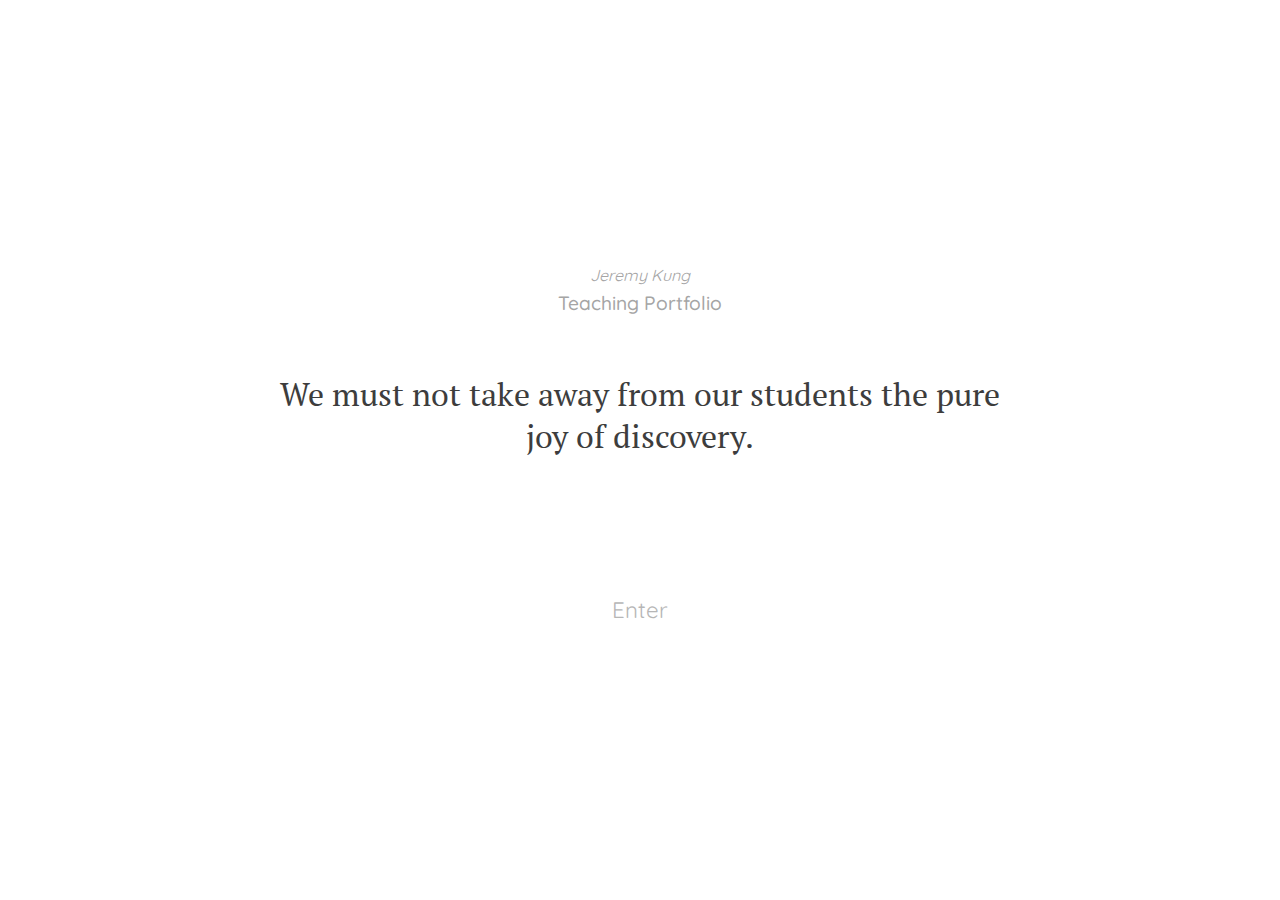
<file: index.html>
<!DOCTYPE html>
<html lang="en">
<head>
  <meta charset="UTF-8">
  <meta name="viewport" content="width=device-width, initial-scale=1.0">
  <link rel="stylesheet" href="style.css">
  <title>Jeremy Kung - Teaching Portfolio</title>
</head>
<body onload="loadQuote()">
  <div class="enter-container">
    <div id="quote-name">Jeremy Kung</div>
    <p>Teaching Portfolio</p>
    <div class="quote-wrapper">
      We must not take away from our students the pure joy of discovery.
      <!-- Learning must transcend achievements, and find its roots deep within ourselves. With a common goal to raise each other up, no matter the scope or scale. That is when learning, and more importantly ourselves, become truly authentic. -->
    </div>
    <button id='enterBtn' onclick="enterButton()">Enter</button>
  </div>

  <script src="script.js"></script>
</body>
</html>
</file>
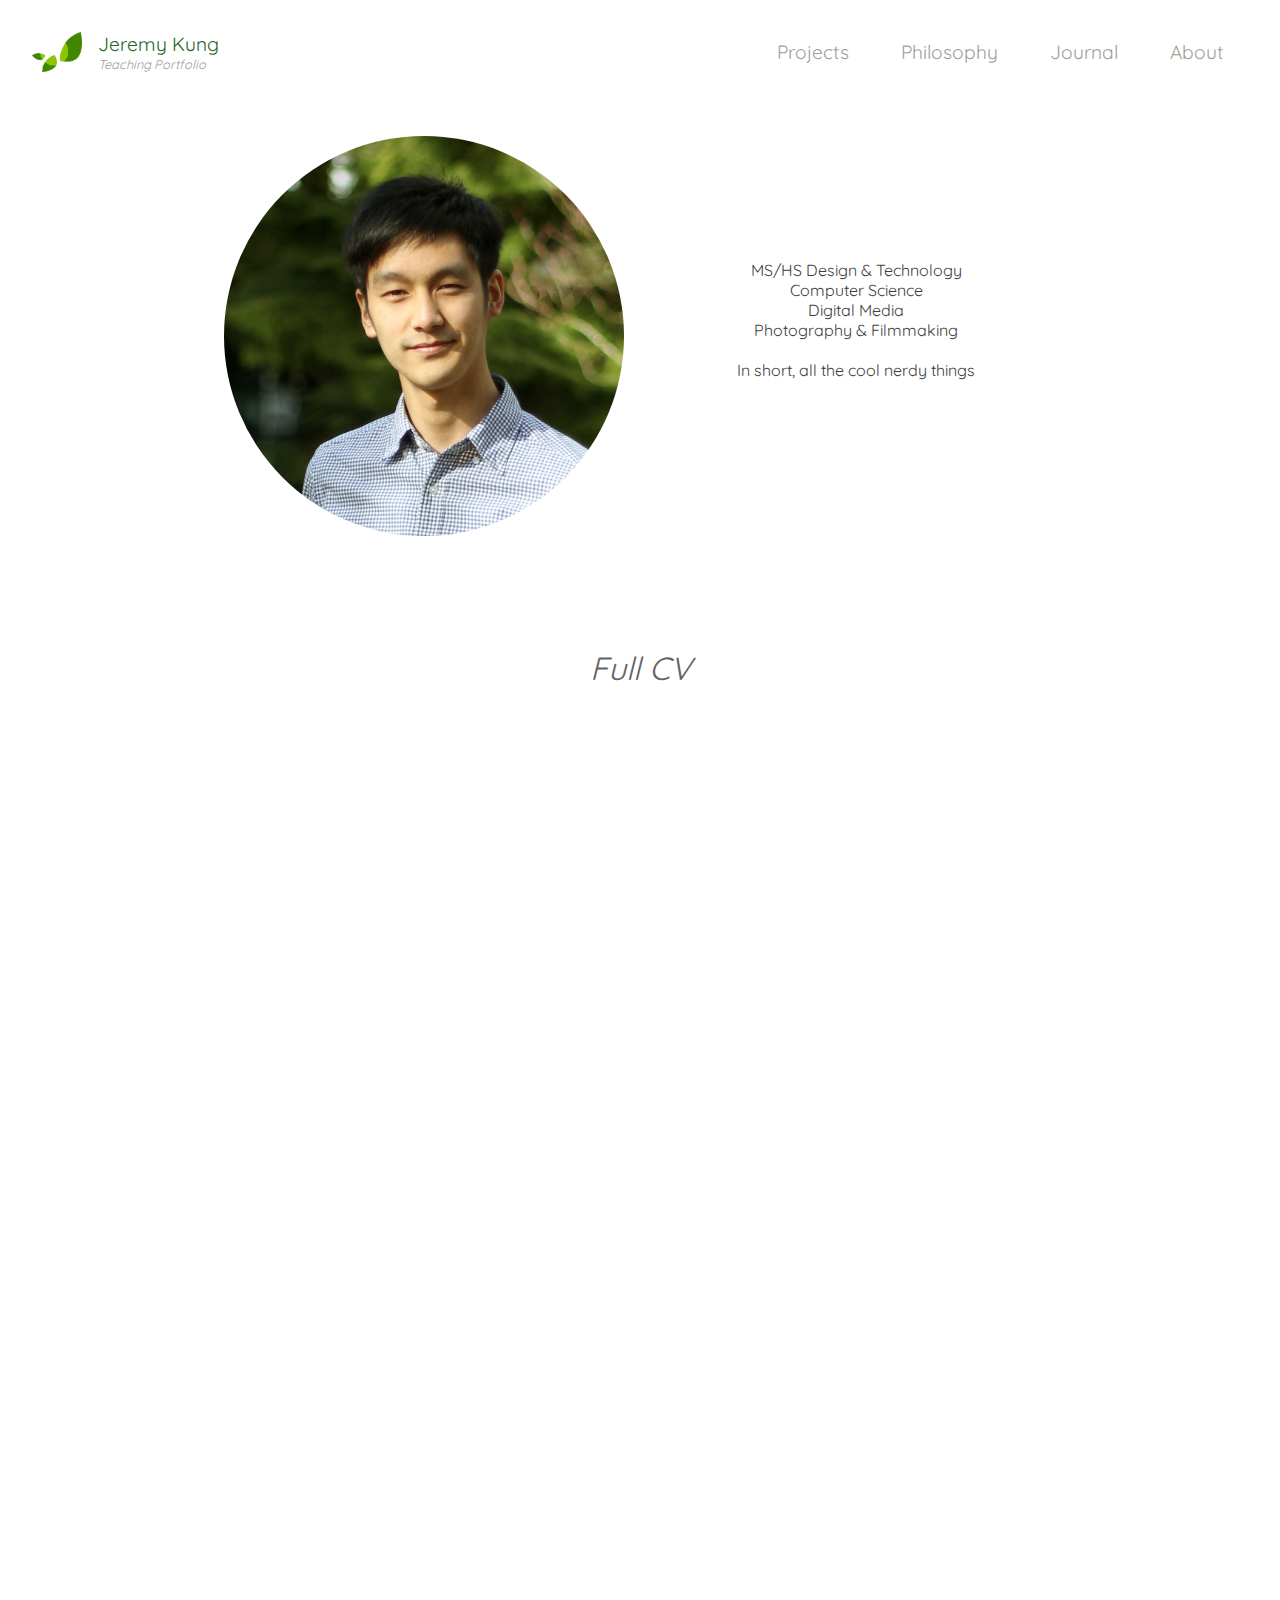
<file: about.html>
<!DOCTYPE html>
<html lang="en">
<head>
  <meta charset="UTF-8">
  <meta name="viewport" content="width=device-width, initial-scale=1.0">
  <link rel="stylesheet" href="style.css">
  <title>Jeremy Kung - Teaching</title>
</head>
<body>
  <div id="mobile-menu" onclick="menuToggle()">Menu</div>
  <nav id="main-menu">
    <div class="nav-left">
      <a href="main.html">
        <img src="img/logo-graphic.png">
        <div class="menu-name">Jeremy Kung<span class="menu-name-tagline">Teaching Portfolio</span></div>
      </a>
    </div>
    <div class="nav-right">
      <a href="projects.html">Projects</a>
      <a href="philosophy.html">Philosophy</a>
      <a href="journal.html">Journal</a>
      <a href="about.html">About</a>
    </div>
  </nav>

  <div class="about-container">
    <div class="bio">
      <img src="img/headshot3.jpg">
      <p>
        MS/HS Design & Technology<br>
        Computer Science<br>
        Digital Media<br>
        Photography & Filmmaking<br><br>
        In short, all the cool nerdy things
      </p>
    </div>
    <div class="show-cv">Full CV</div>
    <a href="resources/cv.pdf">
      <button id="button-cv">Full CV</button>
    </a>
    <iframe id="pdf-cv" src="resources/cv.pdf" width="100%" height="800" frameborder="0"></iframe>
  </div>

  <script src="script.js"></script>
</body>
</html>
</file>
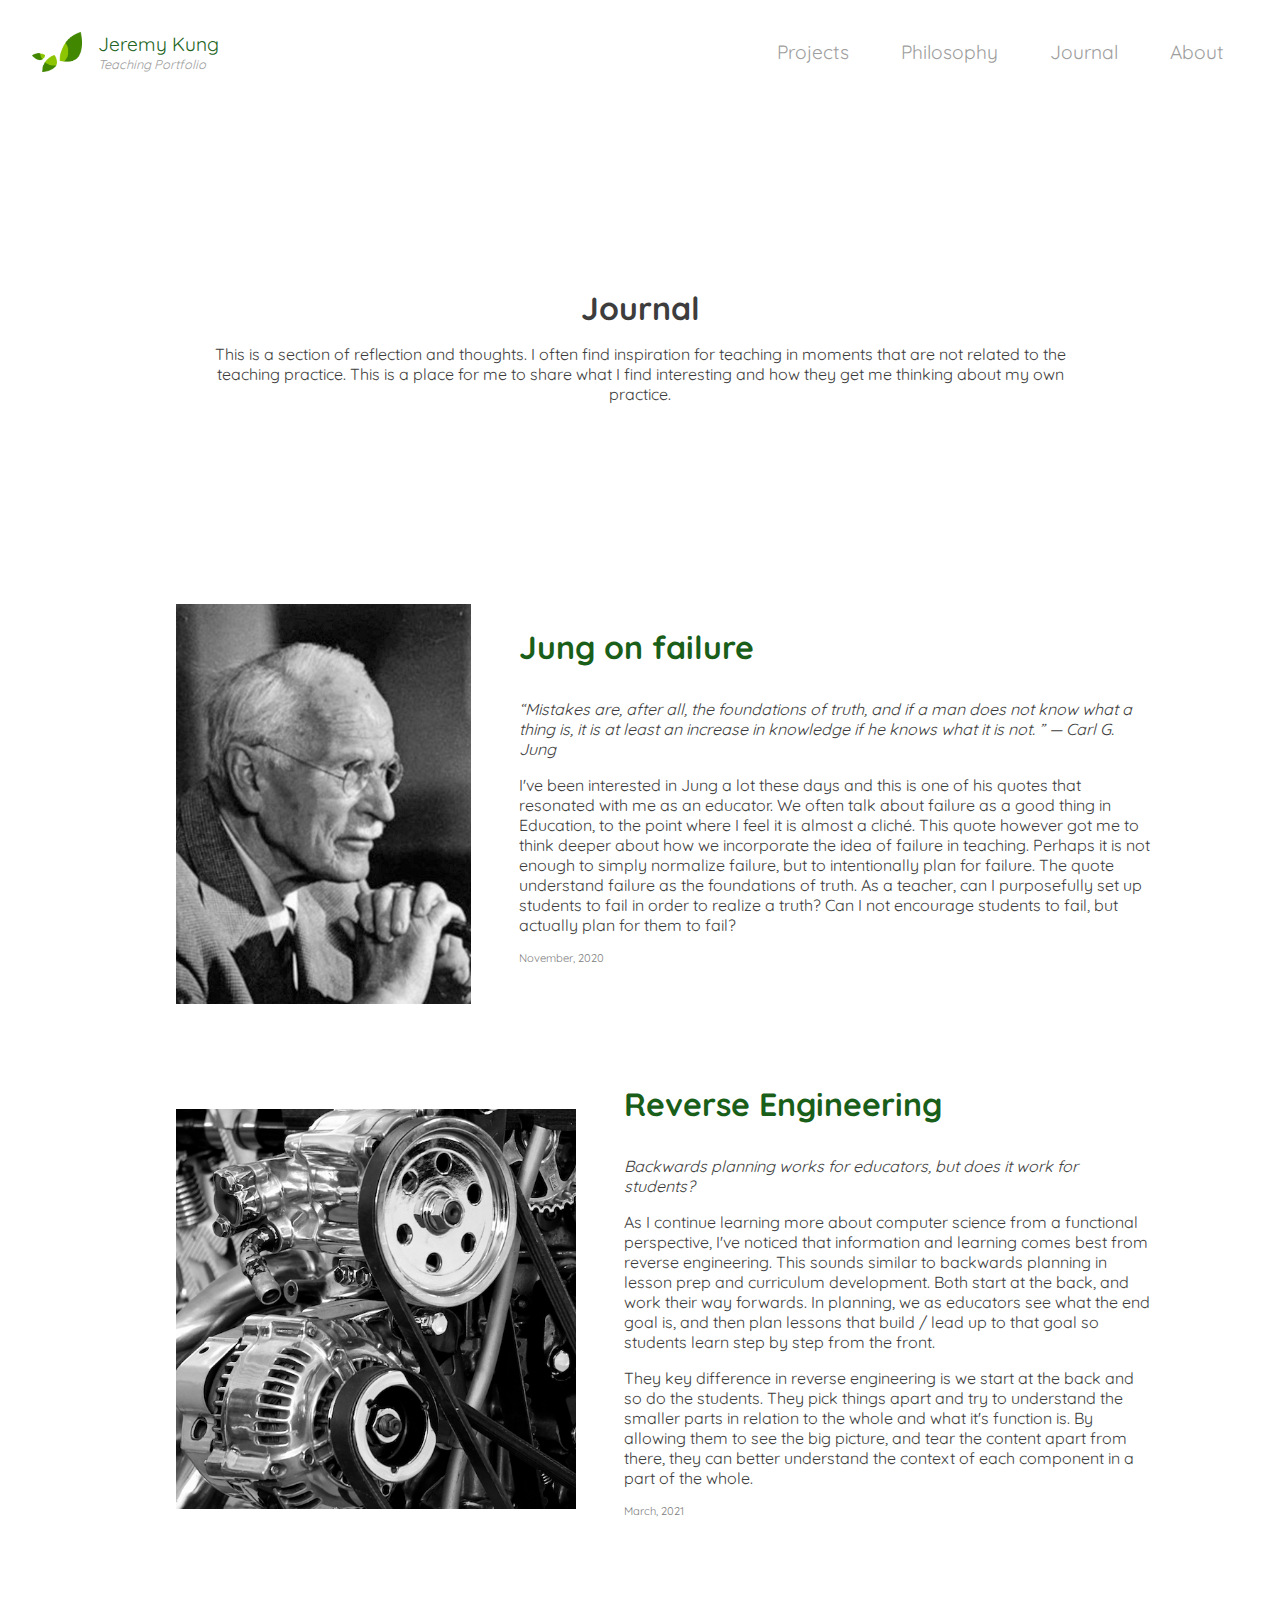
<file: journal.html>
<!DOCTYPE html>
<html lang="en">
<head>
  <meta charset="UTF-8">
  <meta name="viewport" content="width=device-width, initial-scale=1.0">
  <link rel="stylesheet" href="style.css">
  <title>Jeremy Kung - Teaching</title>
</head>
<body>
  <div id="mobile-menu" onclick="menuToggle()">Menu</div>
  <nav id="main-menu">
    <div class="nav-left">
      <a href="main.html">
        <img src="img/logo-graphic.png">
        <div class="menu-name">Jeremy Kung<span class="menu-name-tagline">Teaching Portfolio</span></div>
      </a>
    </div>
    <div class="nav-right">
      <a href="projects.html">Projects</a>
      <a href="philosophy.html">Philosophy</a>
      <a href="journal.html">Journal</a>
      <a href="about.html">About</a>
    </div>
  </nav>

  <div class="page-header">
    <h1>Journal</h1>
    <p>This is a section of reflection and thoughts. I often find inspiration for teaching in moments that are not related to the teaching practice. This is a place for me to share what I find interesting and how they get me thinking about my own practice.</p>
  </div>

  <div class="journal-entry">
    <img src="img/journal/jung-on-failure.jpg">
    <div class="journal-text">
      <h1>Jung on failure</h1>
      <p class="quote">“Mistakes are, after all, the foundations of truth, and if a man does not know what a thing is, it is at least an increase in knowledge if he knows what it is not. ”
        ― Carl G. Jung</p>
      <p>I've been interested in Jung a lot these days and this is one of his quotes that resonated with me as an educator. We often talk about failure as a good thing in Education, to the point where I feel it is almost a cliché. This quote however got me to think deeper about how we incorporate the idea of failure in teaching. Perhaps it is not enough to simply normalize failure, but to intentionally plan for failure. The quote understand failure as the foundations of truth. As a teacher, can I purposefully set up students to fail in order to realize a truth? Can I not encourage students to fail, but actually plan for them to fail?</p>
      <p class="journal-date">November, 2020</p>
    </div>
  </div>

  <div class="journal-entry">
    <img src="img/journal/reverse-engineering.jpeg">
    <div class="journal-text">
      <h1>Reverse Engineering</h1>
      <p class="quote">Backwards planning works for educators, but does it work for students?</p>
      <p>As I continue learning more about computer science from a functional perspective, I've noticed that information and learning comes best from reverse engineering. This sounds similar to backwards planning in lesson prep and curriculum development. Both start at the back, and work their way forwards. In planning, we as educators see what the end goal is, and then plan lessons that build / lead up to that goal so students learn step by step from the front.</p>
      <p>They key difference in reverse engineering is we start at the back and so do the students. They pick things apart and try to understand the smaller parts in relation to the whole and what it's function is. By allowing them to see the big picture, and tear the content apart from there, they can better understand the context of each component in a part of the whole.</p>
      <p class="journal-date">March, 2021</p>
    </div>
  </div>

  <script src="script.js"></script>
</body>
</html>
</file>
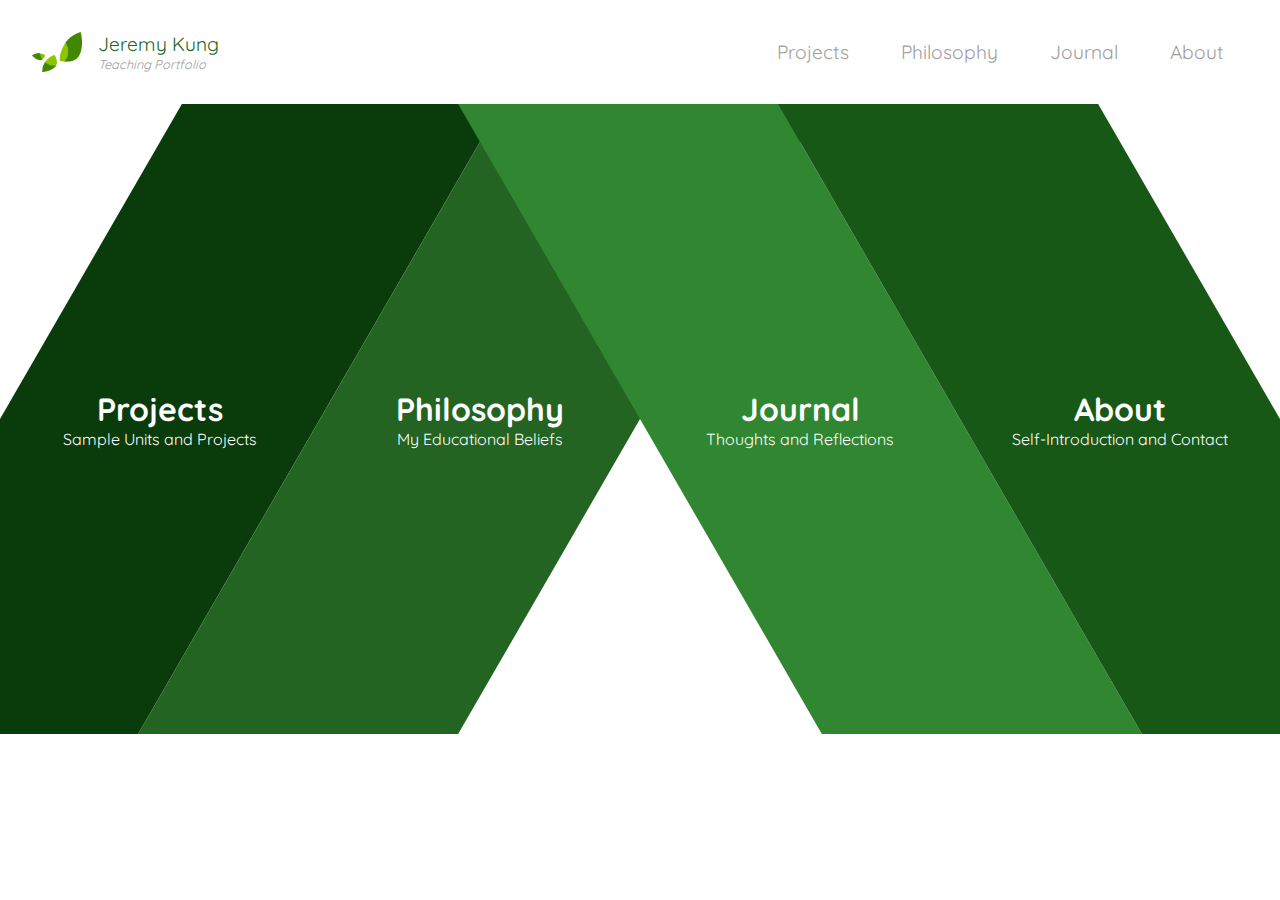
<file: main.html>
<!-- Sample Projects -->
<!-- Journal -->
<!-- Teaching Philosophy -->
<!-- CV -->

<!DOCTYPE html>
<html lang="en">
<head>
  <meta charset="UTF-8">
  <meta name="viewport" content="width=device-width, initial-scale=1.0">
  <link rel="stylesheet" href="style.css">
  <title>Jeremy Kung - Teaching</title>
</head>
<body>
  <div id="mobile-menu" onclick="menuToggle()">Menu</div>
  <nav id="main-menu">
    <div class="nav-left">
      <a href="main.html">
        <img src="img/logo-graphic.png">
        <div class="menu-name">Jeremy Kung<span class="menu-name-tagline">Teaching Portfolio</span></div>
      </a>
    </div>
    <div class="nav-right">
      <a href="projects.html">Projects</a>
      <a href="philosophy.html">Philosophy</a>
      <a href="journal.html">Journal</a>
      <a href="about.html">About</a>
    </div>
  </nav>

  <div class="main-container" onload="loadMain()">
    <a class="skew-left project-view" href="projects.html">
      <div class="text-left main-text">
        <h1>Projects</h1>
        <p>Sample Units and Projects</p>
      </div>
    </a>
    <a class="skew-left philosophy-view" href="philosophy.html">
      <div class="text-left main-text">
        <h1>Philosophy</h1>
        <p>My Educational Beliefs</p>
      </div>
    </a>
    <a class="skew-right journal-view" href="journal.html">
      <div class="text-right main-text">
        <h1>Journal</h1>
        <p>Thoughts and Reflections</p>
      </div>
    </a>
    <a class="skew-right about-view" href="about.html">
      <div class="text-right main-text">
        <h1>About</h1>
        <p>Self-Introduction and Contact</p>
      </div>
    </a>
  </div>

  <script src="script.js"></script>
  <script>window.onload = loadMain()</script>
</body>
</html>
</file>
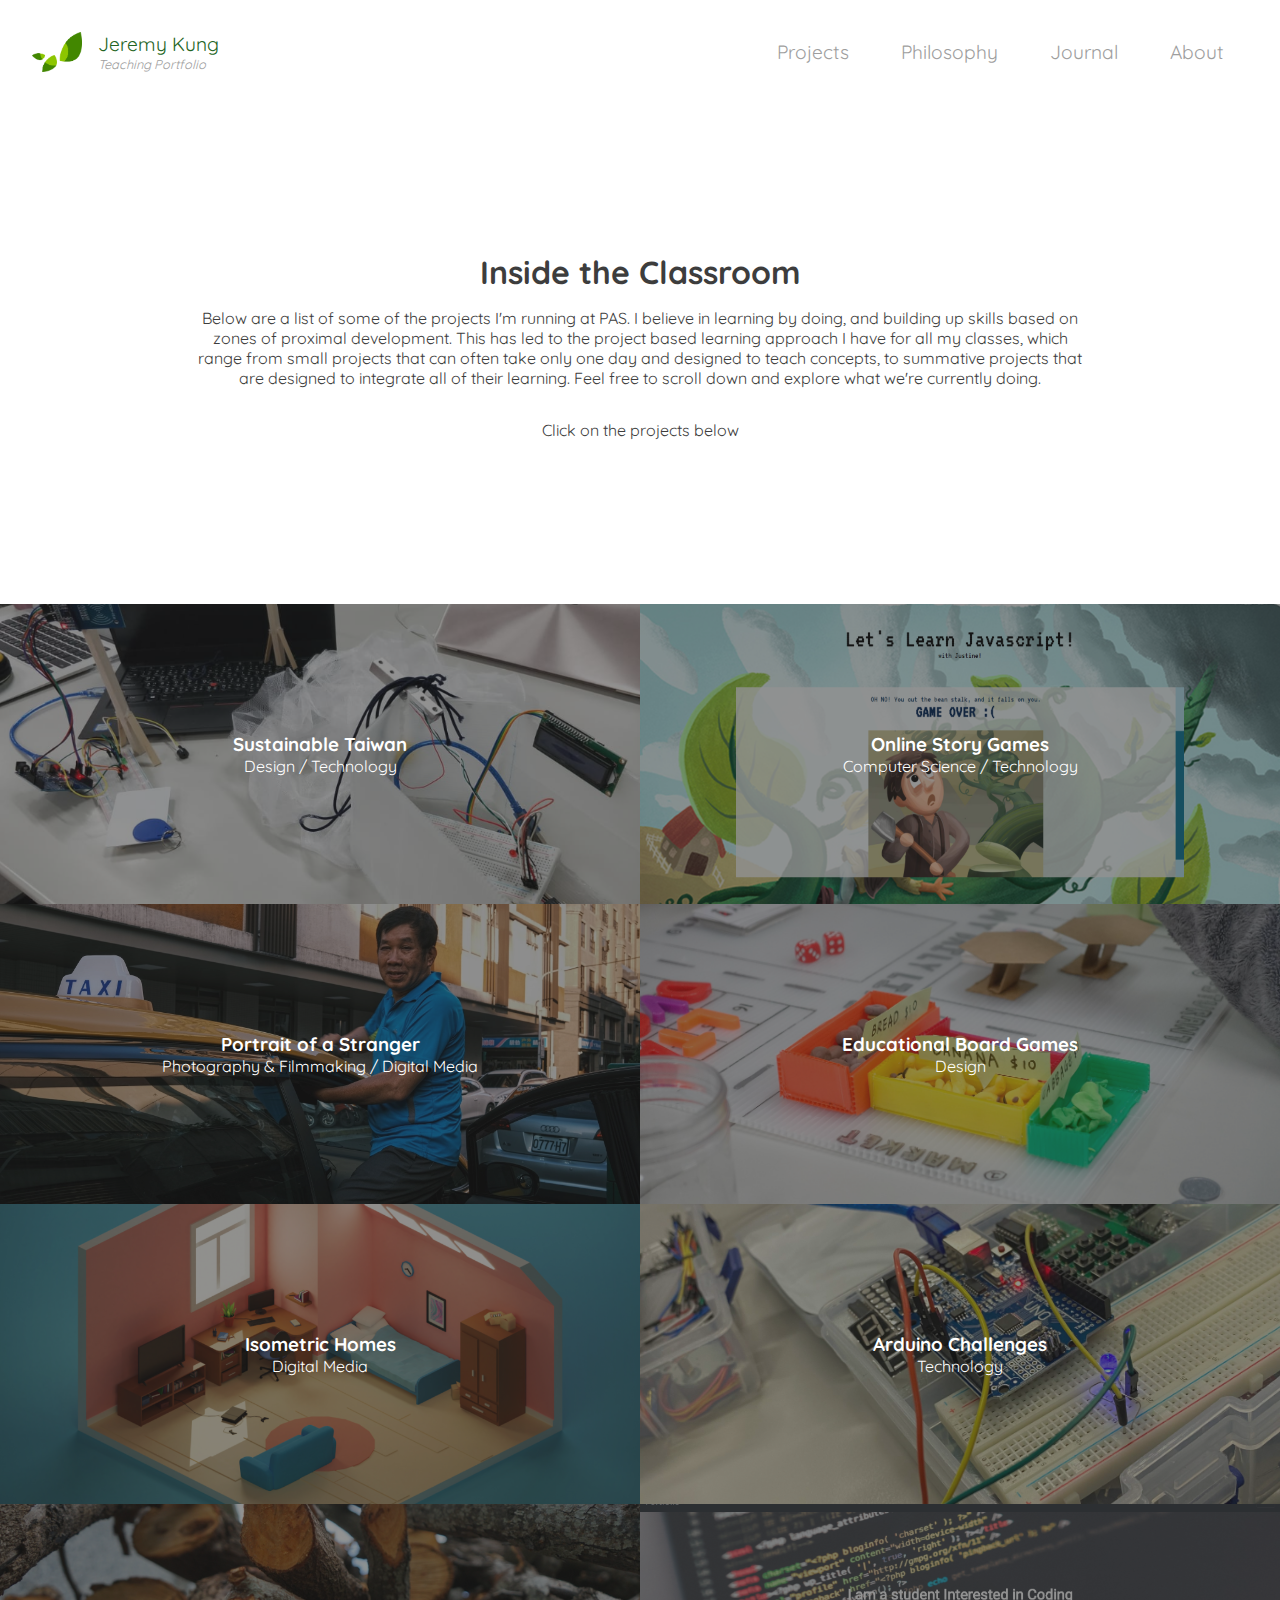
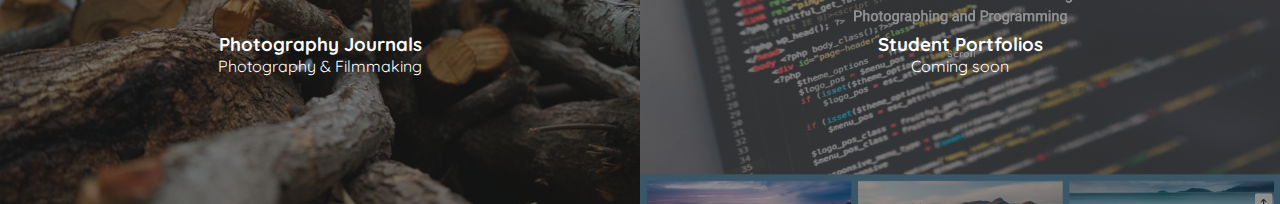
<file: projects.html>
<!DOCTYPE html>
<html lang="en">
<head>
  <meta charset="UTF-8">
  <meta name="viewport" content="width=device-width, initial-scale=1.0">
  <link rel="stylesheet" href="style.css">
  <title>Jeremy Kung - Teaching</title>
</head>
<body>
  <div id="mobile-menu" onclick="menuToggle()">Menu</div>
  <nav id="main-menu">
    <div class="nav-left">
      <a href="main.html">
        <img src="img/logo-graphic.png">
        <div class="menu-name">Jeremy Kung<span class="menu-name-tagline">Teaching Portfolio</span></div>
      </a>
    </div>
    <div class="nav-right">
      <a href="projects.html">Projects</a>
      <a href="philosophy.html">Philosophy</a>
      <a href="journal.html">Journal</a>
      <a href="about.html">About</a>
    </div>
  </nav>

  <div class="page-header">
    <h1>Inside the Classroom</h1>
    <p>Below are a list of some of the projects I'm running at PAS. I believe in learning by doing, and building up skills based on zones of proximal development. This has led to the project based learning approach I have for all my classes, which range from small projects that can often take only one day and designed to teach concepts, to summative projects that are designed to integrate all of their learning. Feel free to scroll down and explore what we're currently doing.</p>
    <p>Click on the projects below</p>
  </div>

  <div class="projects-container">
    <a href="projects/sustainable-taiwan.html" class="project-item" id="project1">
      <img src="img/projects/sustainable-taiwan/fish-weight-proto-1.png">
      <div class="project-title-box">
        <h3>Sustainable Taiwan</h3>
        <p>Design / Technology</p>
      </div>
    </a>
    <a href="projects/story-game.html" class="project-item" id="project5">
      <img src="img/projects/js-story-game/justine-story-game-2.png">
      <div class="project-title-box">
        <h3>Online Story Games</h3>
        <p>Computer Science / Technology</p>
      </div>
    </a>
    <a href="projects/portrait-of-stranger.html" class="project-item" id="project3">
      <img src="img/projects/portrait-strangers/vic-wang-portrait-2.jpg">
      <div class="project-title-box">
        <h3>Portrait of a Stranger</h3>
        <p>Photography & Filmmaking / Digital Media</p>
      </div>
    </a>
    <a href="projects/educational-boardgames.html" class="project-item" id="project2">
      <img src="img/projects/board-games/dt-board-games-37.jpg">
      <div class="project-title-box">
        <h3>Educational Board Games</h3>
        <p>Design</p>
      </div>
    </a>
    <a href="projects/isometric-homes.html" class="project-item" id="project8">
      <img src="img/projects/isometric-homes/sample.png">
      <div class="project-title-box">
        <h3>Isometric Homes</h3>
        <p>Digital Media</p>
      </div>
    </a>
    <a href="projects/arduino-challenges.html" class="project-item" id="project4">
      <img src="img/projects/arduino-challenges/ac-3-4.jpg">
      <div class="project-title-box">
        <h3>Arduino Challenges</h3>
        <p>Technology</p>
      </div>
    </a>
    <a href="projects/photo-journals.html" class="project-item" id="project7">
      <img src="img/projects/photo-journals/jeanne-1.jpg">
      <div class="project-title-box">
        <h3>Photography Journals</h3>
        <p>Photography & Filmmaking</p>
      </div>
    </a>
    <a href="" class="project-item" id="project6">
      <img src="img/projects/web-portfolios/willie-web.png">
      <div class="project-title-box">
        <h3>Student Portfolios</h3>
        <p>Coming soon</p>
      </div>
    </a>
  </div>

  <script src="script.js"></script>
</body>
</html>
</file>
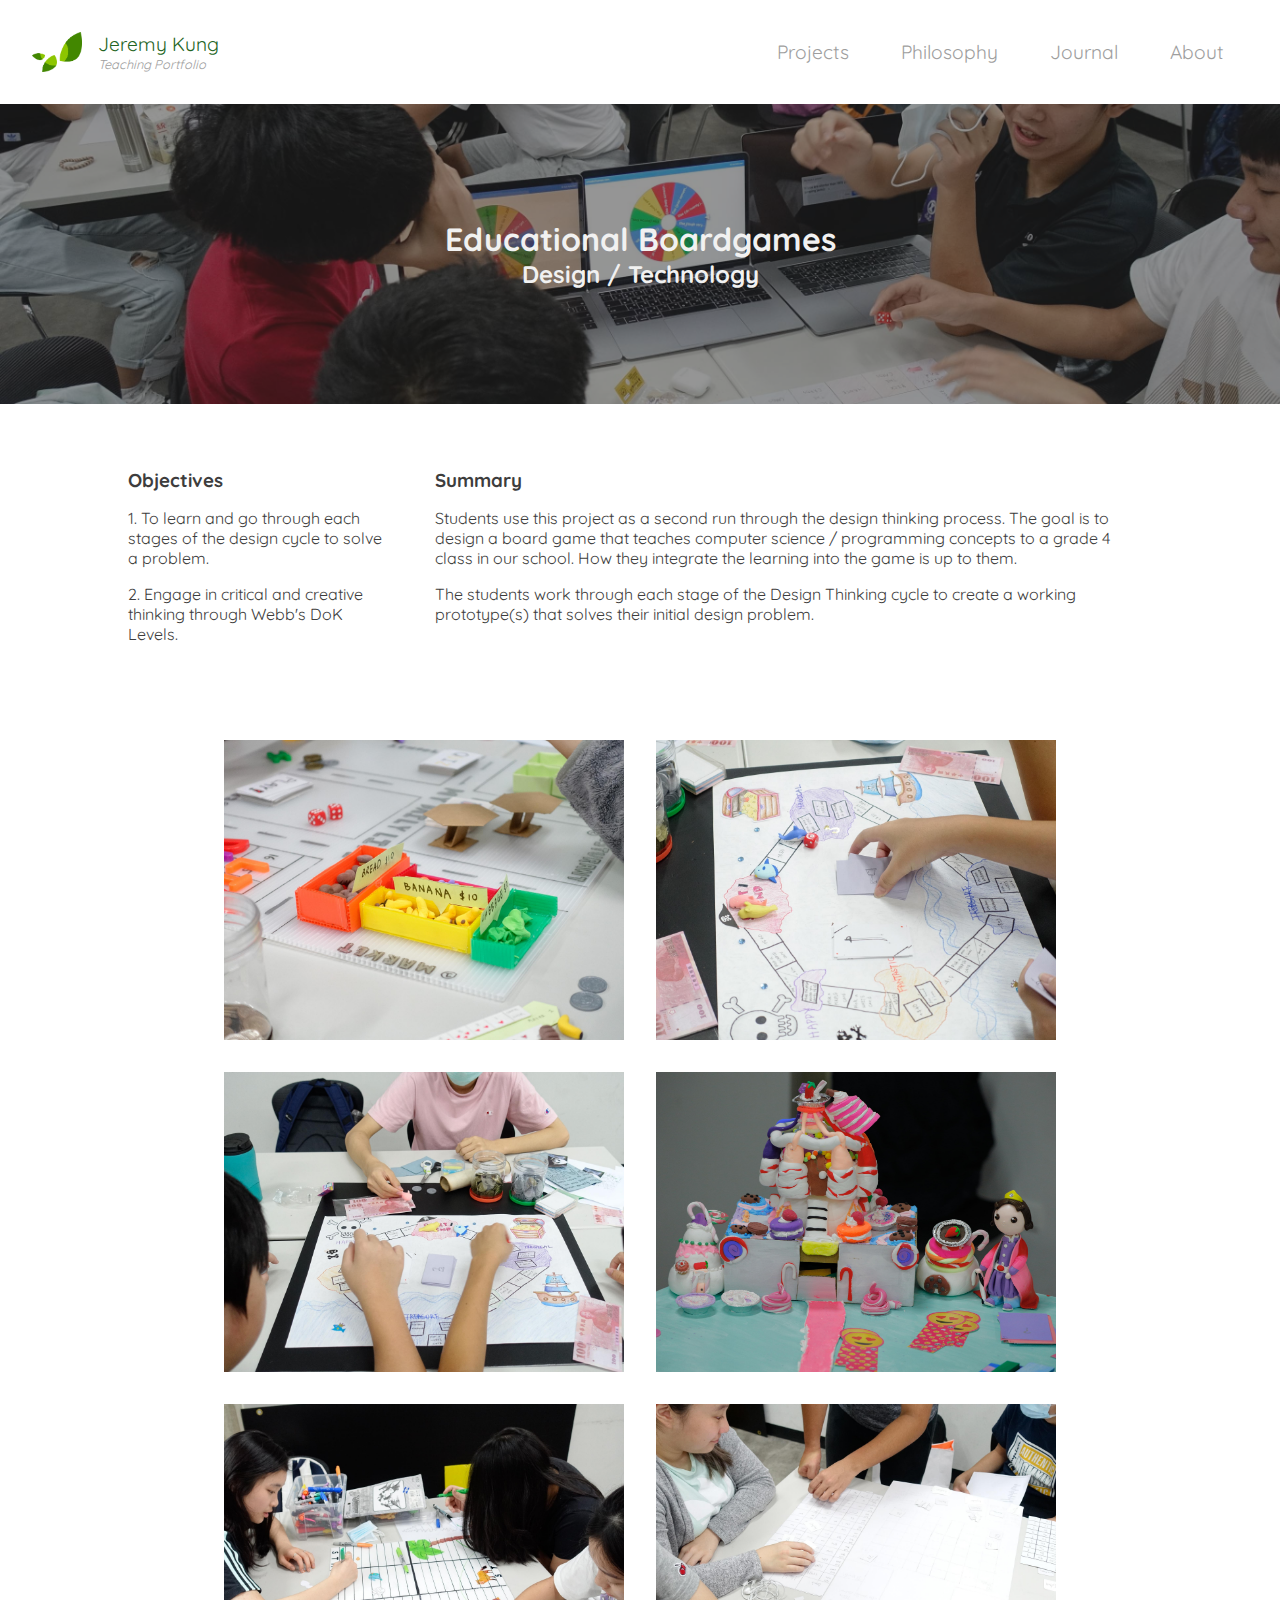
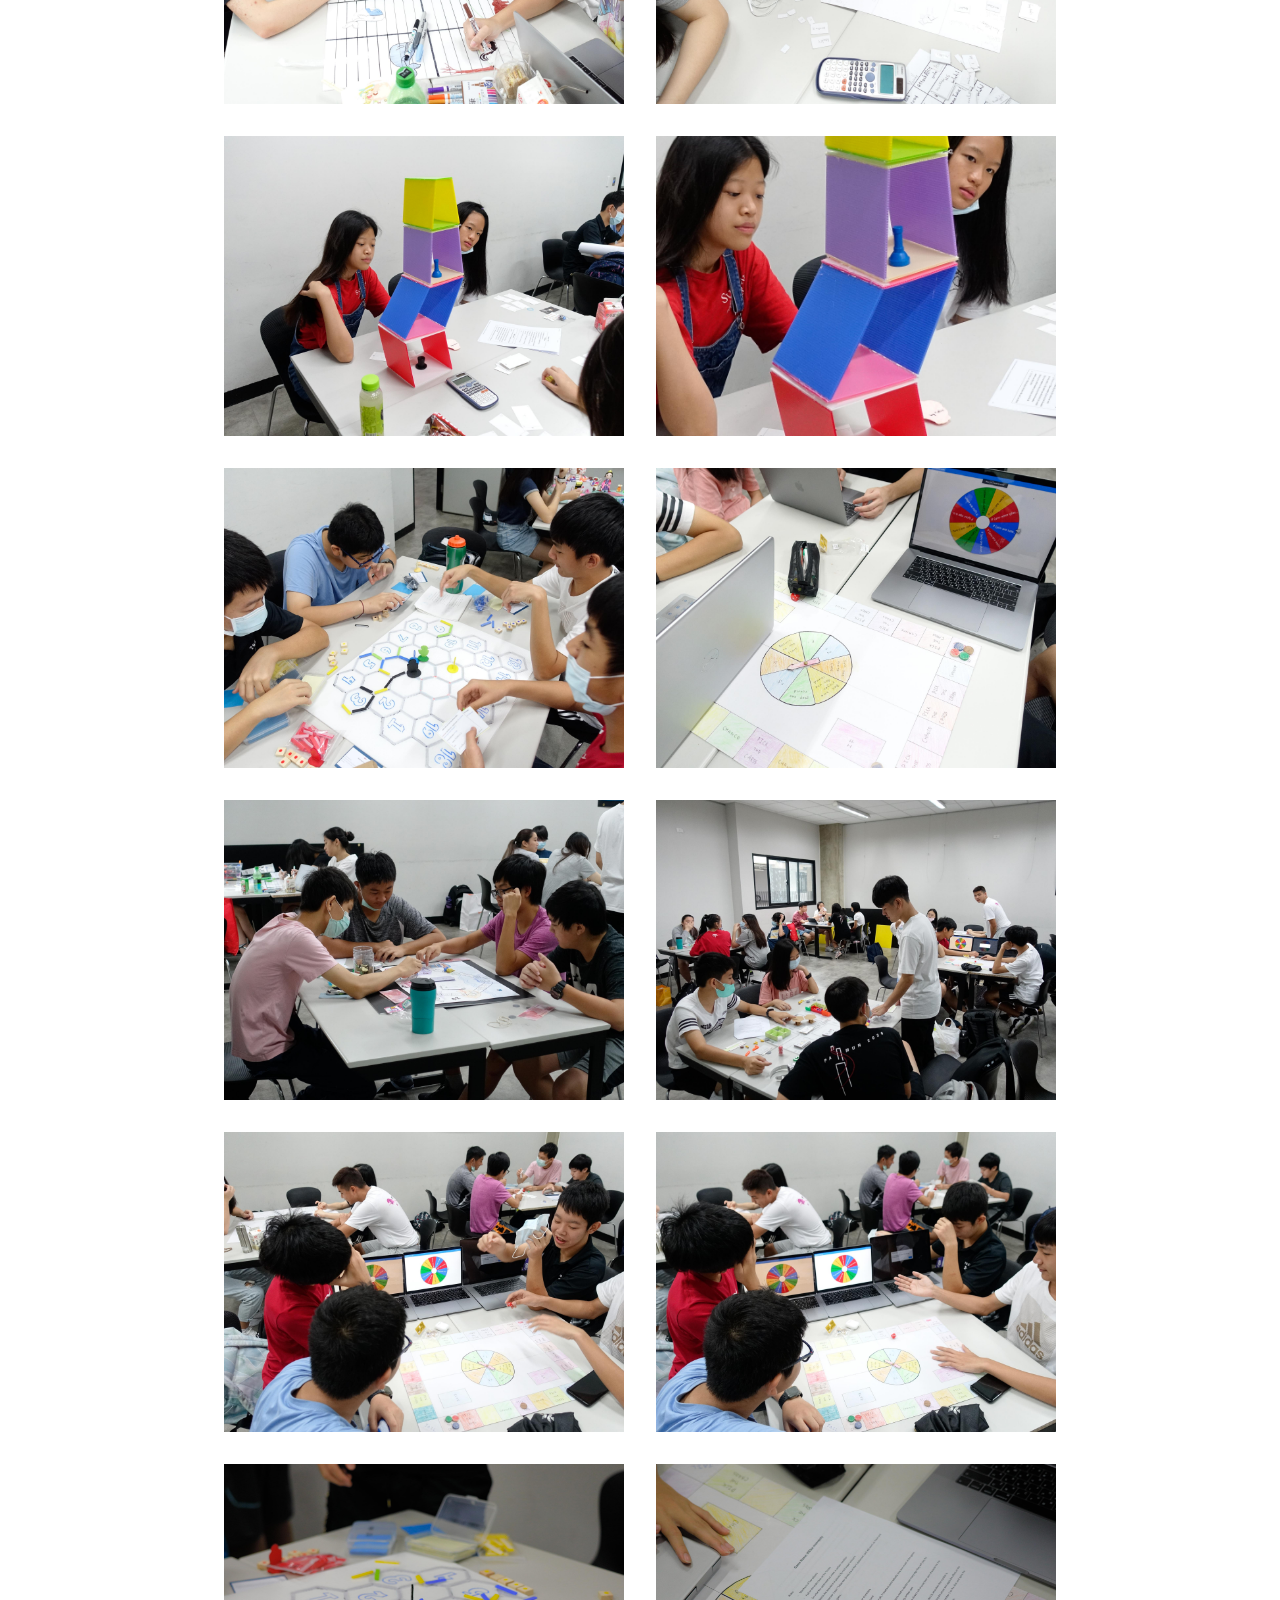
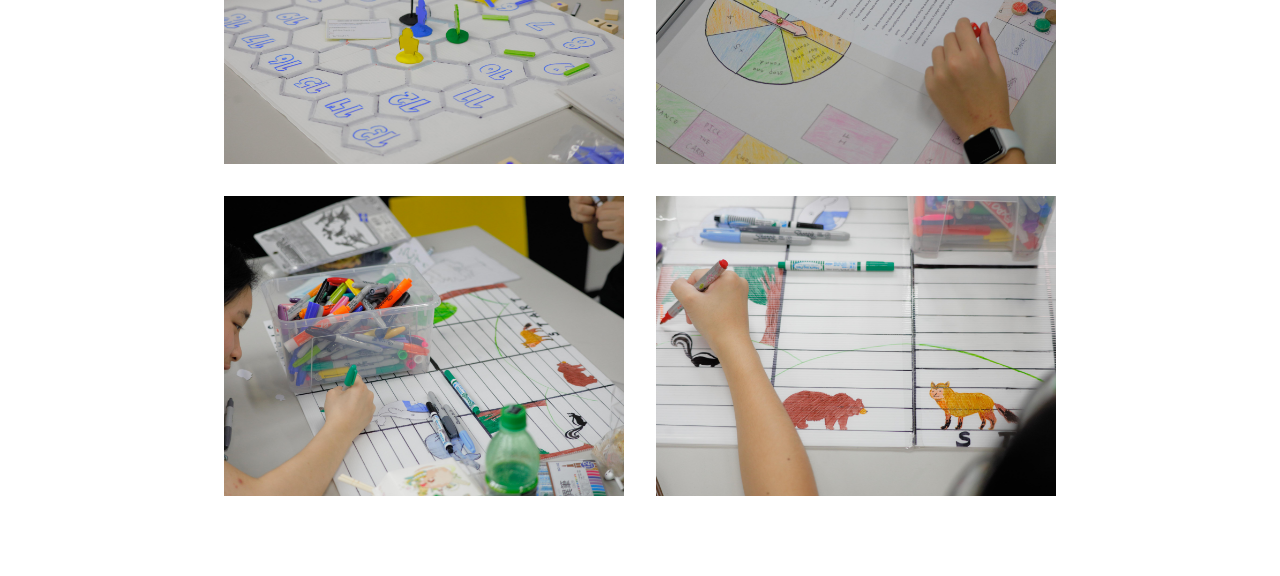
<file: projects/educational-boardgames.html>
<!DOCTYPE html>
<html lang="en">
<head>
  <meta charset="UTF-8">
  <meta name="viewport" content="width=device-width, initial-scale=1.0">
  <link rel="stylesheet" href="../style.css">
  <title>Jeremy Kung - Projects</title>
</head>
<body>
  <div id="mobile-menu" onclick="menuToggle()">Menu</div>
  <nav id="main-menu">
    <div class="nav-left">
      <a href="../main.html">
        <img src="../img/logo-graphic.png">
        <div class="menu-name">Jeremy Kung<span class="menu-name-tagline">Teaching Portfolio</span></div>
      </a>
    </div>
    <div class="nav-right">
      <a href="../projects.html">Projects</a>
      <a href="../philosophy.html">Philosophy</a>
      <a href="../journal.html">Journal</a>
      <a href="../about.html">About</a>
    </div>
  </nav>

  <div class="project-banner">
    <img class="project-banner-image" src="../img/projects/board-games/dt-board-games-48.jpg">
    <div class="project-banner-text">
      <h1>Educational Boardgames</h1>
      <h2>Design / Technology</h2>
    </div>
  </div>

  <div class="project-text">
    <div class="project-text-left">
      <h3>Objectives</h3>
      <p>1. To learn and go through each stages of the design cycle to solve a problem.</p>
      <p>2. Engage in critical and creative thinking through Webb's DoK Levels.</p>
    </div>
    <div class="project-text-right">
      <h3>Summary</h3>
      <p>Students use this project as a second run through the design thinking process. The goal is to design a board game that teaches computer science / programming concepts to a grade 4 class in our school. How they integrate the learning into the game is up to them.</p>
      <p>The students work through each stage of the Design Thinking cycle to create a working prototype(s) that solves their initial design problem.</p>
    </div>
  </div>

  <!-- <h1 class="project-gallery-header">Gallery</h1> -->

  <div class="project-gallery">
    <img src="../img/projects/board-games/dt-board-games-37.jpg">
    <img src="../img/projects/board-games/dt-board-games-38.jpg">
    <img src="../img/projects/board-games/dt-board-games-39.jpg">
    <img src="../img/projects/board-games/dt-board-games-4.jpg">
    <img src="../img/projects/board-games/dt-board-games-40.jpg">
    <img src="../img/projects/board-games/dt-board-games-41.jpg">
    <img src="../img/projects/board-games/dt-board-games-42.jpg">
    <img src="../img/projects/board-games/dt-board-games-43.jpg">
    <img src="../img/projects/board-games/dt-board-games-44.jpg">
    <img src="../img/projects/board-games/dt-board-games-45.jpg">
    <img src="../img/projects/board-games/dt-board-games-46.jpg">
    <img src="../img/projects/board-games/dt-board-games-47.jpg">
    <img src="../img/projects/board-games/dt-board-games-48.jpg">
    <img src="../img/projects/board-games/dt-board-games-49.jpg">
    <img src="../img/projects/board-games/dt-board-games-5.jpg">
    <img src="../img/projects/board-games/dt-board-games-6.jpg">
    <img src="../img/projects/board-games/dt-board-games-7.jpg">
    <img src="../img/projects/board-games/dt-board-games-8.jpg">
  </div>

  <script src="../script.js"></script>
</body>
</html>
</file>
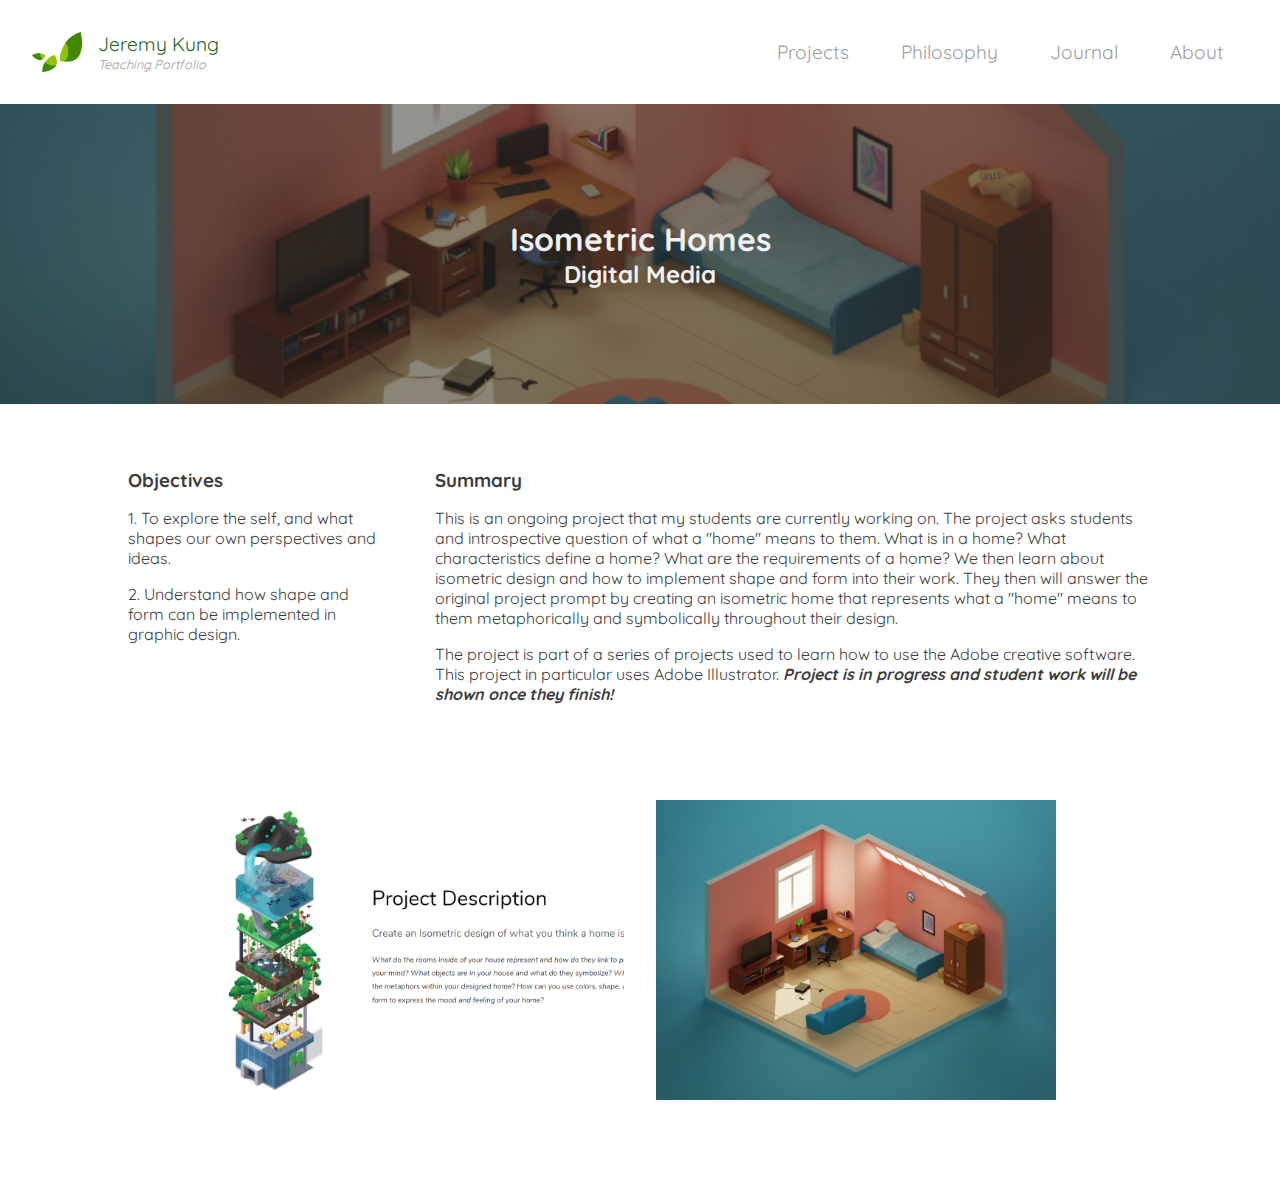
<file: projects/isometric-homes.html>
<!DOCTYPE html>
<html lang="en">
<head>
  <meta charset="UTF-8">
  <meta name="viewport" content="width=device-width, initial-scale=1.0">
  <link rel="stylesheet" href="../style.css">
  <title>Jeremy Kung - Projects</title>
</head>
<body>
  <div id="mobile-menu" onclick="menuToggle()">Menu</div>
  <nav id="main-menu">
    <div class="nav-left">
      <a href="../main.html">
        <img src="../img/logo-graphic.png">
        <div class="menu-name">Jeremy Kung<span class="menu-name-tagline">Teaching Portfolio</span></div>
      </a>
    </div>
    <div class="nav-right">
      <a href="../projects.html">Projects</a>
      <a href="../philosophy.html">Philosophy</a>
      <a href="../journal.html">Journal</a>
      <a href="../about.html">About</a>
    </div>
  </nav>

  <div class="project-banner">
    <img class="project-banner-image" src="../img/projects/isometric-homes/sample.png">
    <div class="project-banner-text">
      <h1>Isometric Homes</h1>
      <h2>Digital Media</h2>
    </div>
  </div>

  <div class="project-text">
    <div class="project-text-left">
      <h3>Objectives</h3>
      <p>1. To explore the self, and what shapes our own perspectives and ideas.</p>
      <p>2. Understand how shape and form can be implemented in graphic design.</p>
    </div>
    <div class="project-text-right">
      <h3>Summary</h3>
      <p>This is an ongoing project that my students are currently working on. The project asks students and introspective question of what a "home" means to them. What is in a home? What characteristics define a home? What are the requirements of a home? We then learn about isometric design and how to implement shape and form into their work. They then will answer the original project prompt by creating an isometric home that represents what a "home" means to them metaphorically and symbolically throughout their design.</p>
      <p>The project is part of a series of projects used to learn how to use the Adobe creative software. This project in particular uses Adobe Illustrator.<em> Project is in progress and student work will be shown once they finish!</em></p>
    </div>
  </div>

  <!-- <h1 class="project-gallery-header">Gallery</h1> -->

  <div class="project-gallery">
      <img src="../img/projects/isometric-homes/guide-1.png">
    <img src="../img/projects/isometric-homes/sample.png">
  </div>

  <script src="../script.js"></script>
</body>
</html>
</file>
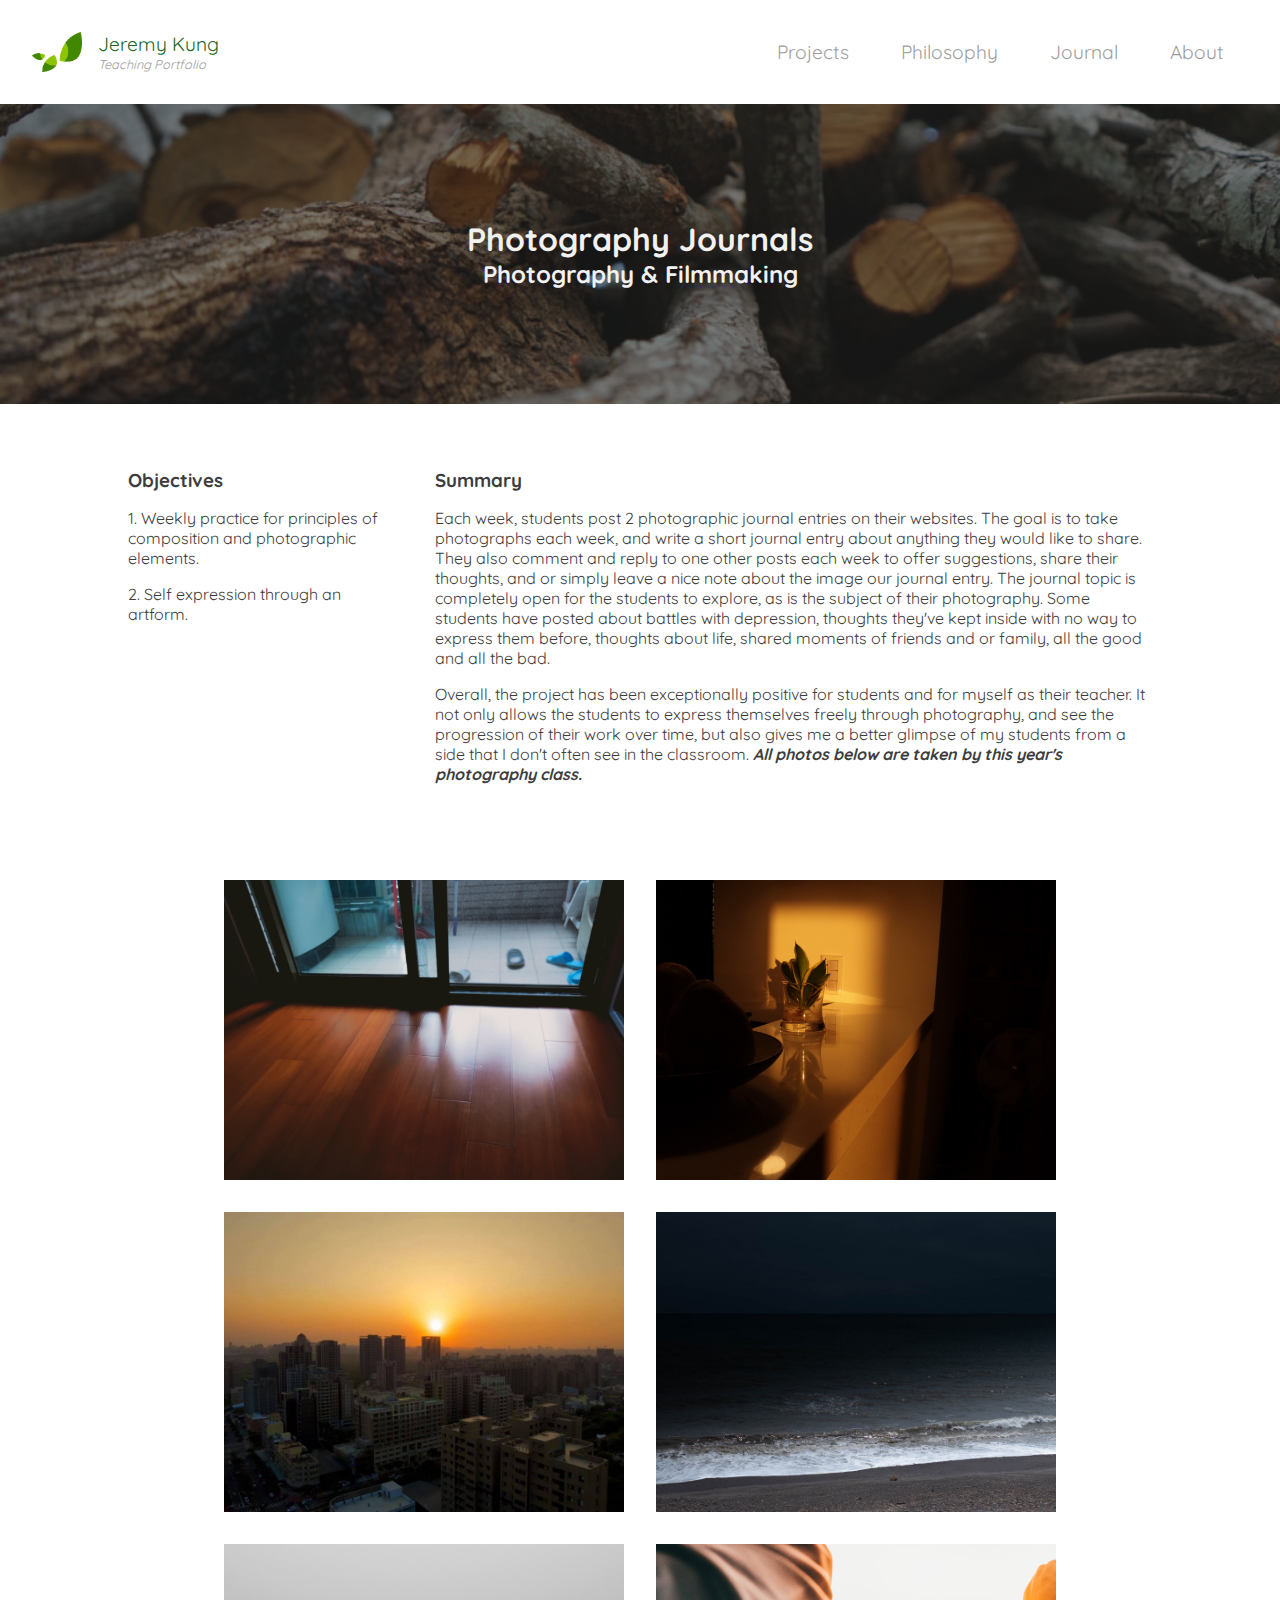
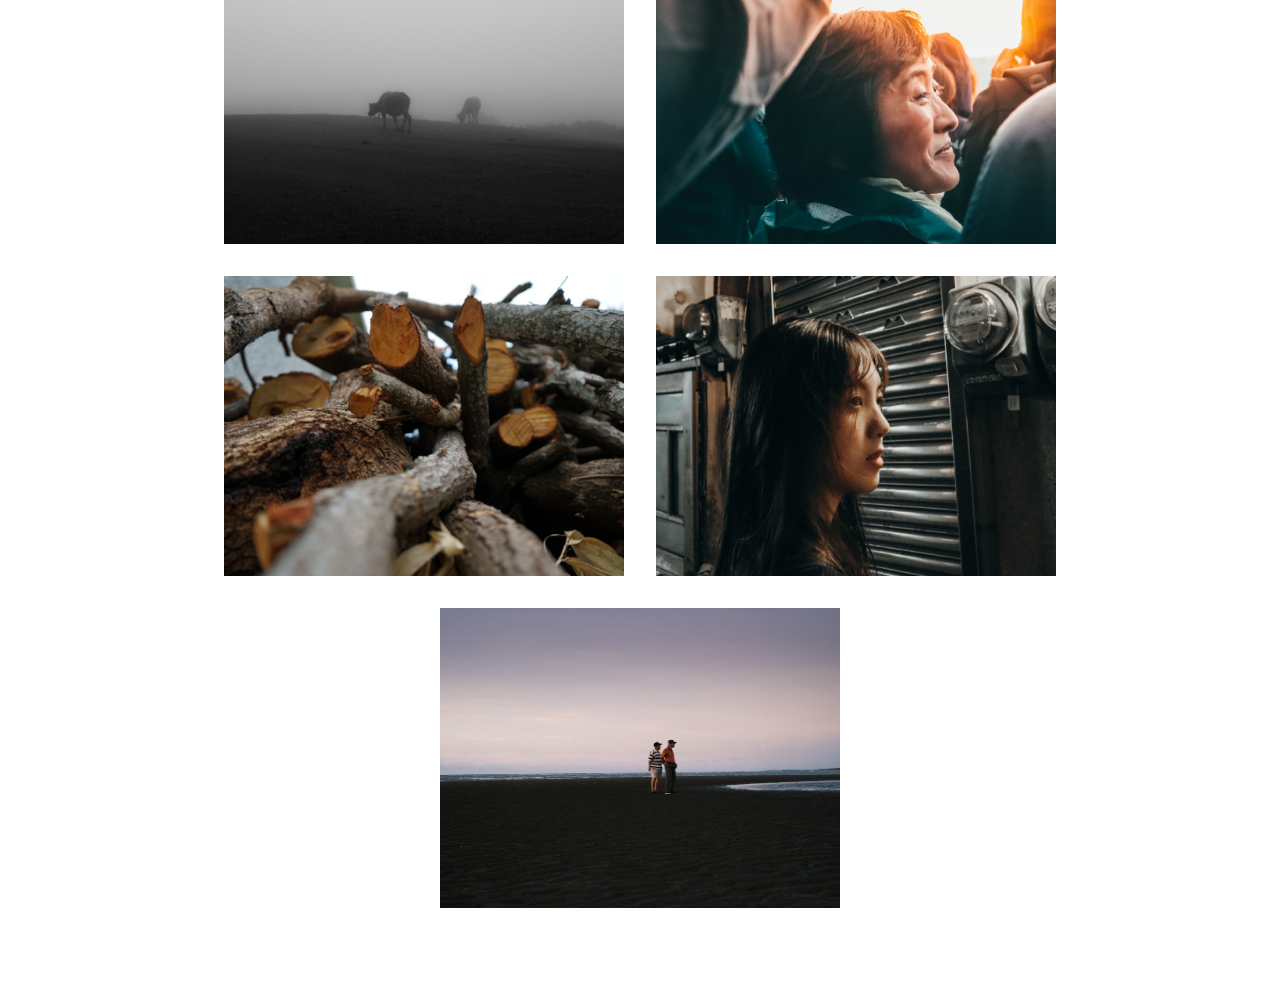
<file: projects/photo-journals.html>
<!DOCTYPE html>
<html lang="en">
<head>
  <meta charset="UTF-8">
  <meta name="viewport" content="width=device-width, initial-scale=1.0">
  <link rel="stylesheet" href="../style.css">
  <title>Jeremy Kung - Projects</title>
</head>
<body>
  <div id="mobile-menu" onclick="menuToggle()">Menu</div>
  <nav id="main-menu">
    <div class="nav-left">
      <a href="../main.html">
        <img src="../img/logo-graphic.png">
        <div class="menu-name">Jeremy Kung<span class="menu-name-tagline">Teaching Portfolio</span></div>
      </a>
    </div>
    <div class="nav-right">
      <a href="../projects.html">Projects</a>
      <a href="../philosophy.html">Philosophy</a>
      <a href="../journal.html">Journal</a>
      <a href="../about.html">About</a>
    </div>
  </nav>

  <div class="project-banner">
    <img class="project-banner-image" src="../img/projects/photo-journals/jeanne-1.jpg">
    <div class="project-banner-text">
      <h1>Photography Journals</h1>
      <h2>Photography & Filmmaking</h2>
    </div>
  </div>

  <div class="project-text">
    <div class="project-text-left">
      <h3>Objectives</h3>
      <p>1. Weekly practice for principles of composition and photographic elements.</p>
      <p>2. Self expression through an artform.</p>
    </div>
    <div class="project-text-right">
      <h3>Summary</h3>
      <p>Each week, students post 2 photographic journal entries on their websites. The goal is to take photographs each week, and write a short journal entry about anything they would like to share. They also comment and reply to one other posts each week to offer suggestions, share their thoughts, and or simply leave a nice note about the image our journal entry. The journal topic is completely open for the students to explore, as is the subject of their photography. Some students have posted about battles with depression, thoughts they've kept inside with no way to express them before, thoughts about life, shared moments of friends and or family, all the good and all the bad.</p>
      <p>Overall, the project has been exceptionally positive for students and for myself as their teacher. It not only allows the students to express themselves freely through photography, and see the progression of their work over time, but also gives me a better glimpse of my students from a side that I don't often see in the classroom. <em>All photos below are taken by this year's photography class.</em></p>
    </div>
  </div>

  <!-- <h1 class="project-gallery-header">Gallery</h1> -->

  <div class="project-gallery">
    <img src="../img/projects/photo-journals/ashley-1.png">
    <img src="../img/projects/photo-journals/carol-1.jpg">
    <img src="../img/projects/photo-journals/jalen-1.jpg">
    <img src="../img/projects/photo-journals/jalen-2.jpg">
    <img src="../img/projects/photo-journals/james-1.jpg">
    <img src="../img/projects/photo-journals/amico-2.jpeg">
    <img src="../img/projects/photo-journals/jeanne-1.jpg">
    <img src="../img/projects/photo-journals/amico-1.png">
    <img src="../img/projects/photo-journals/vic-1.jpg">
    <!-- <img src="../img/projects/photo-journals/vic-2.jpg"> -->
</div>

  <script src="../script.js"></script>
</body>
</html>
</file>
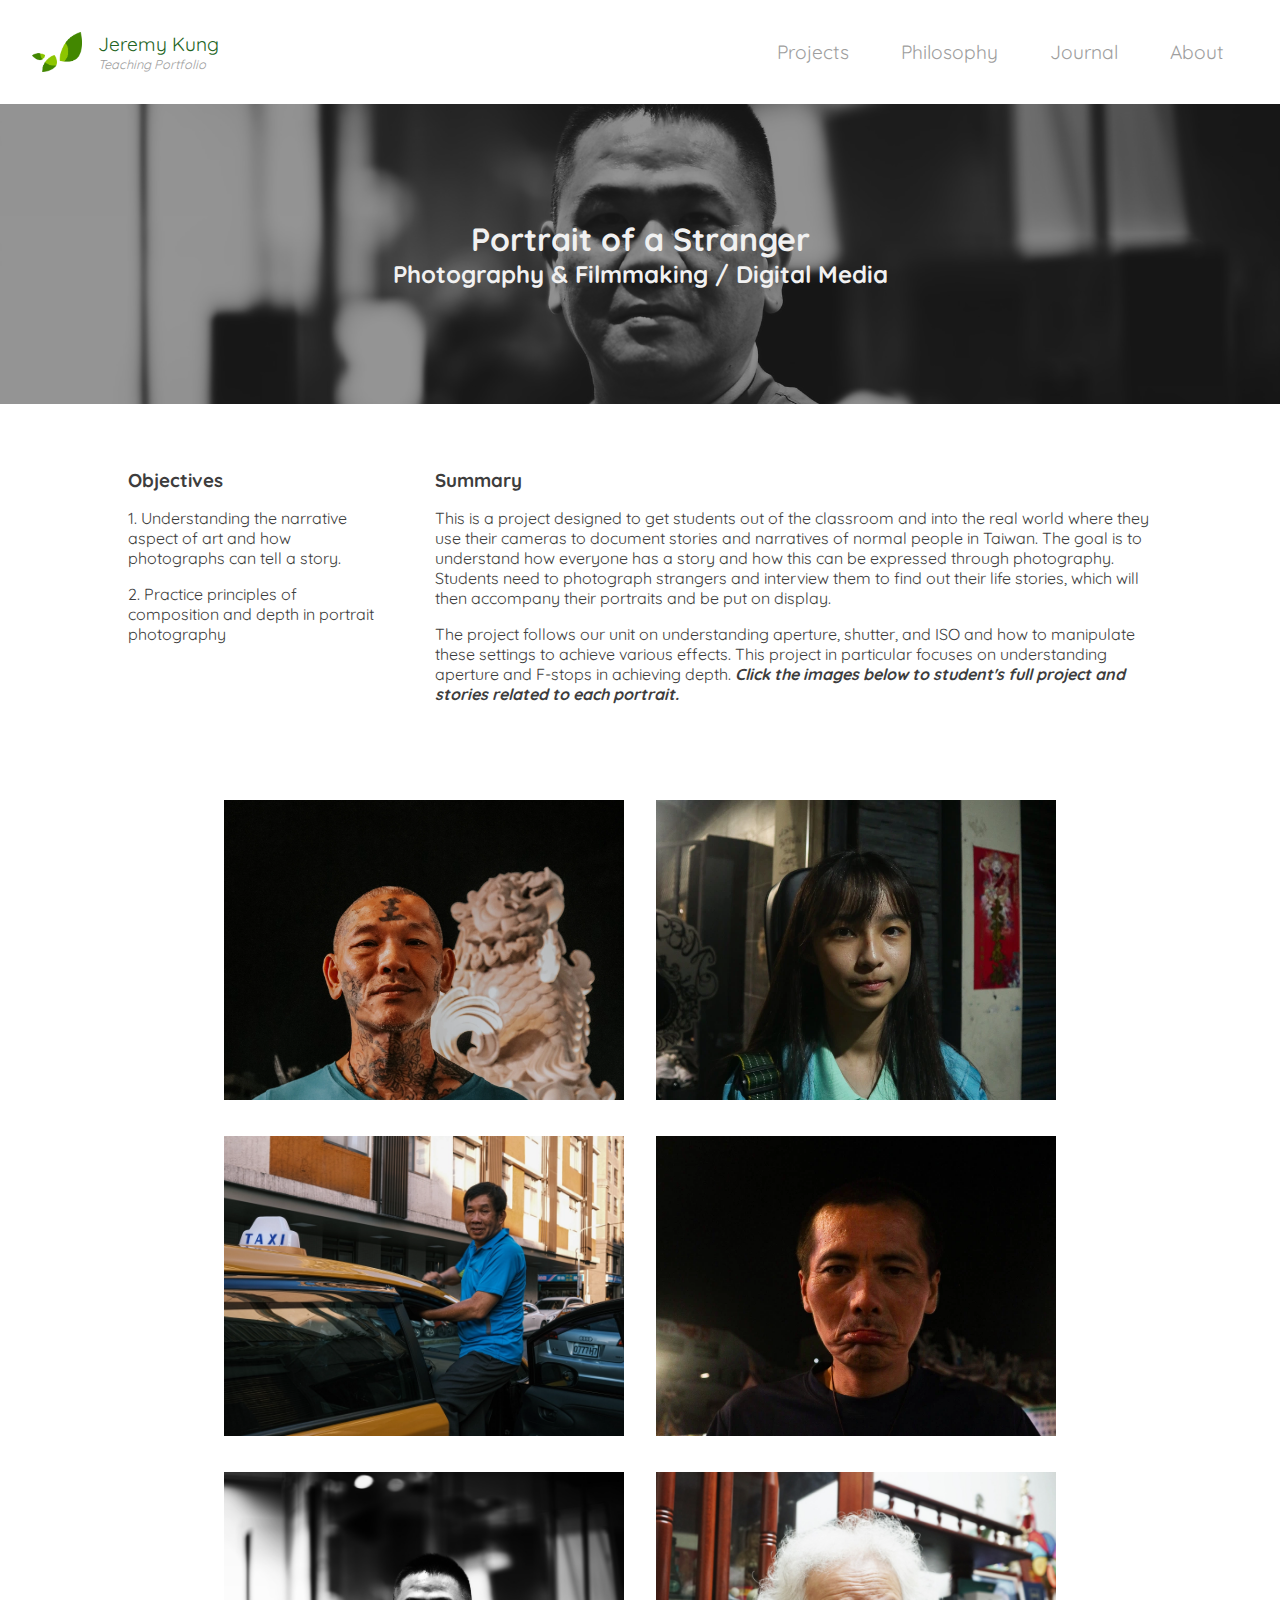
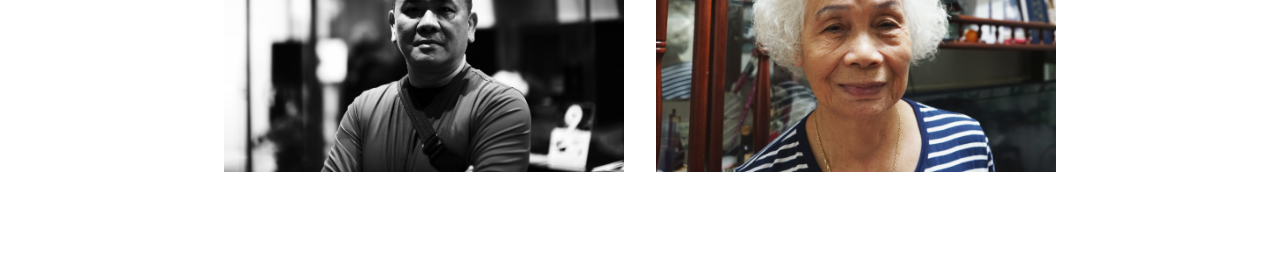
<file: projects/portrait-of-stranger.html>
<!DOCTYPE html>
<html lang="en">
<head>
  <meta charset="UTF-8">
  <meta name="viewport" content="width=device-width, initial-scale=1.0">
  <link rel="stylesheet" href="../style.css">
  <title>Jeremy Kung - Projects</title>
</head>
<body>
  <div id="mobile-menu" onclick="menuToggle()">Menu</div>
  <nav id="main-menu">
    <div class="nav-left">
      <a href="../main.html">
        <img src="../img/logo-graphic.png">
        <div class="menu-name">Jeremy Kung<span class="menu-name-tagline">Teaching Portfolio</span></div>
      </a>
    </div>
    <div class="nav-right">
      <a href="../projects.html">Projects</a>
      <a href="../philosophy.html">Philosophy</a>
      <a href="../journal.html">Journal</a>
      <a href="../about.html">About</a>
    </div>
  </nav>

  <div class="project-banner">
    <img class="project-banner-image" src="../img/projects/portrait-strangers/james-wu-portrait-3.jpg">
    <div class="project-banner-text">
      <h1>Portrait of a Stranger</h1>
      <h2>Photography & Filmmaking / Digital Media</h2>
    </div>
  </div>

  <div class="project-text">
    <div class="project-text-left">
      <h3>Objectives</h3>
      <p>1. Understanding the narrative aspect of art and how photographs can tell a story.</p>
      <p>2. Practice principles of composition and depth in portrait photography</p>
    </div>
    <div class="project-text-right">
      <h3>Summary</h3>
      <p>This is a project designed to get students out of the classroom and into the real world where they use their cameras to document stories and narratives of normal people in Taiwan. The goal is to understand how everyone has a story and how this can be expressed through photography. Students need to photograph strangers and interview them to find out their life stories, which will then accompany their portraits and be put on display.</p>
      <p>The project follows our unit on understanding aperture, shutter, and ISO and how to manipulate these settings to achieve various effects. This project in particular focuses on understanding aperture and F-stops in achieving depth. <em>Click the images below to student's full project and stories related to each portrait.</em></p>
    </div>
  </div>

  <!-- <h1 class="project-gallery-header">Gallery</h1> -->

  <div class="project-gallery">
    <a href="https://mick3yiii.wordpress.com/portrait-of-strangers/" target="blank"><img src="../img/projects/portrait-strangers/amico-liu-portrait-3.jpg"></a>
    <a href="https://simonephotographyjournal.wordpress.com/portrait-of-strangers/" target="blank"><img src="../img/projects/portrait-strangers/simone-chiu-portrait-3.jpg"></a>
    <a href="https://vic3xposur3.wordpress.com/blog-2/" target="blank"><img src="../img/projects/portrait-strangers/vic-wang-portrait-2.jpg"></a>
    <a href="https://simonephotographyjournal.wordpress.com/portrait-of-strangers/" target="blank"><img src="../img/projects/portrait-strangers/simone-chiu-portrait-1.jpg"></a>
    <!-- <a href="https://mick3yiii.wordpress.com/portrait-of-strangers/" target="blank"><img src="../img/projects/portrait-strangers/amico-liu-portrait-1.jpg"></a> -->
    <a href="https://photojurnal1.wordpress.com/2020/10/18/portrait-of-stranger/" target="blank"><img src="../img/projects/portrait-strangers/james-wu-portrait-3.jpg"></a>
    <a href="https://jt34photojournals.wordpress.com/portrait-of-stranger/" target="blank"><img src="../img/projects/portrait-strangers/jeanne-tsai-portrait-1.jpg"></a>
    <!-- <a href="https://mick3yiii.wordpress.com/portrait-of-strangers/" target="blank"><img src="../img/projects/portrait-strangers/amico-liu-portrait-2.jpg"></a> -->
  </div>

  <script src="../script.js"></script>
</body>
</html>
</file>
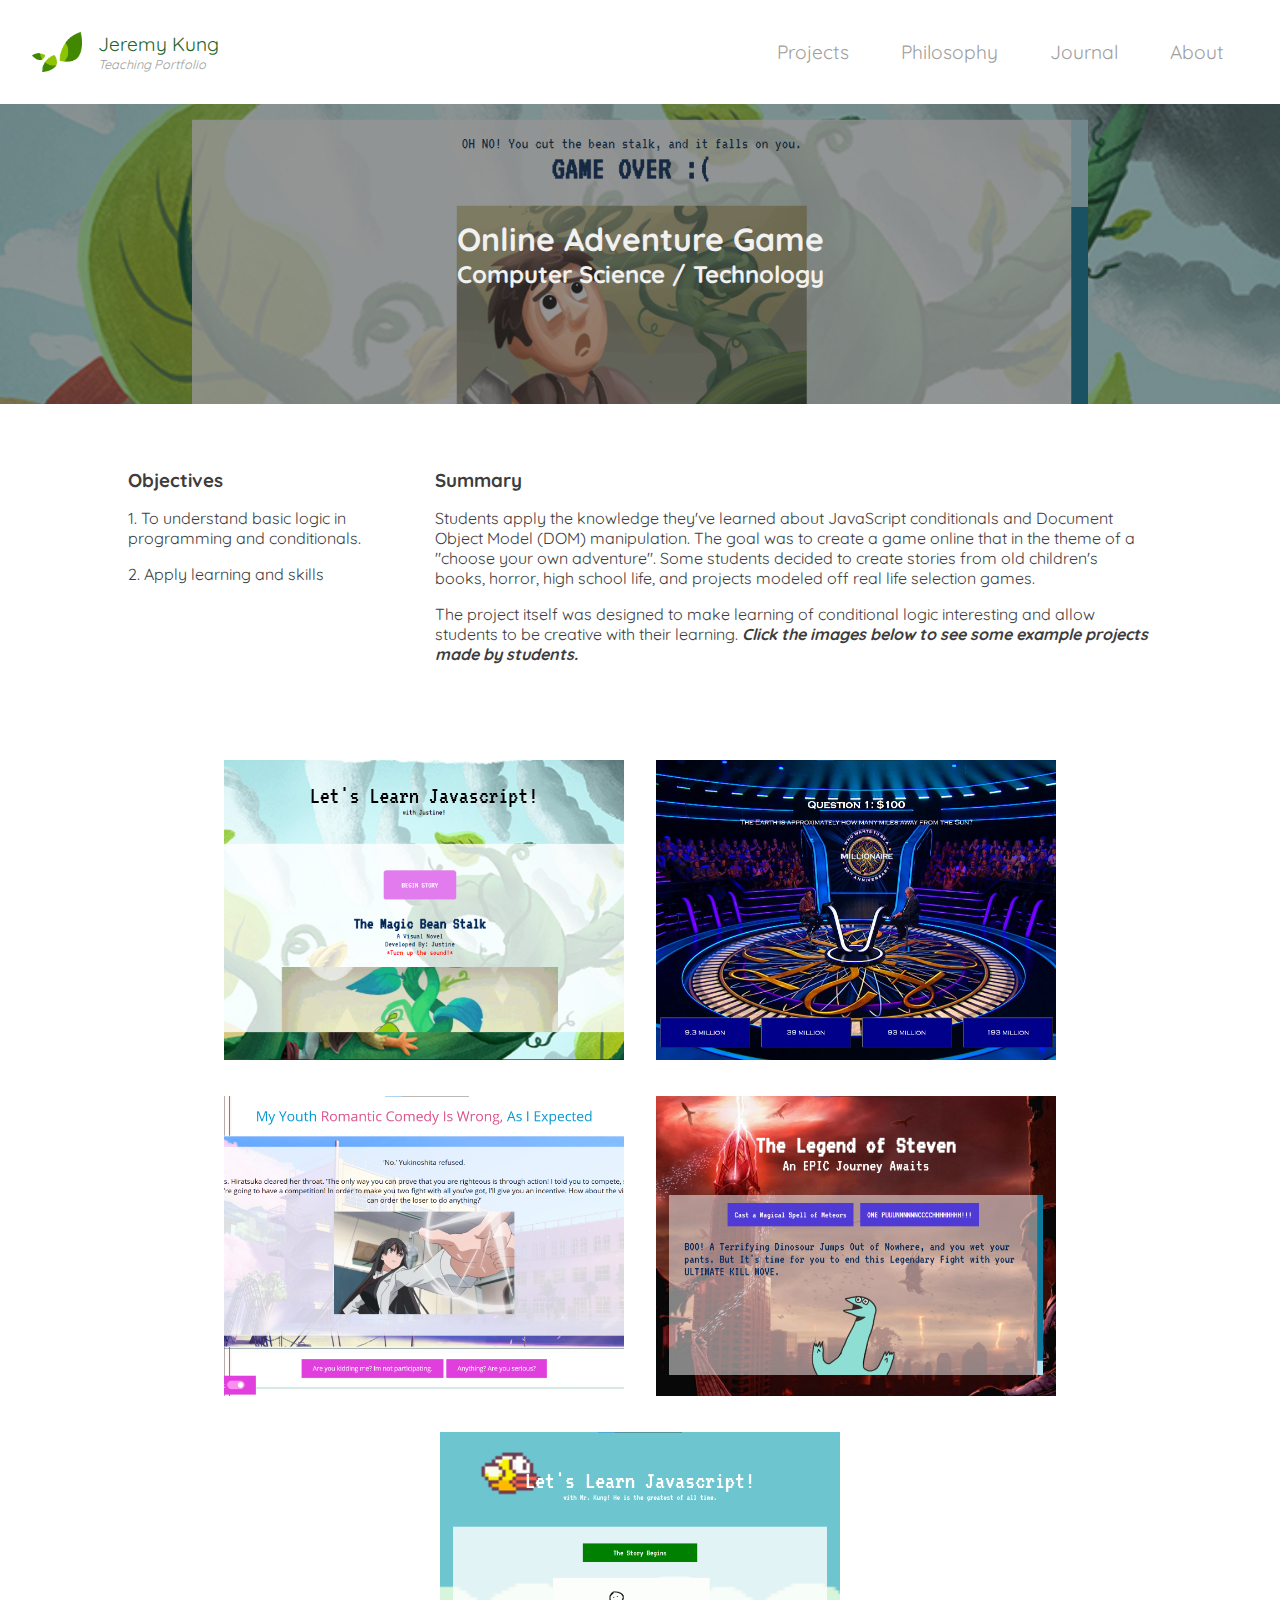
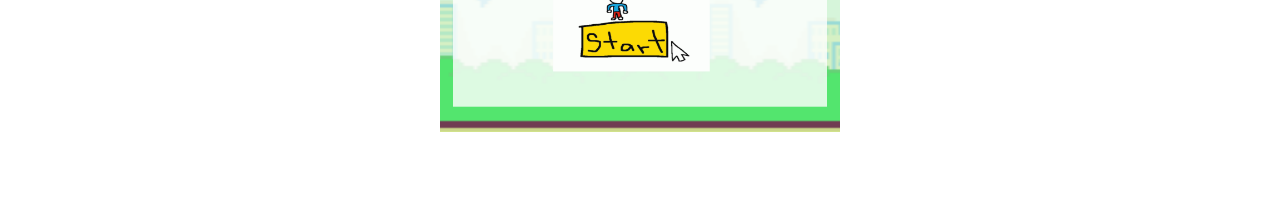
<file: projects/story-game.html>
<!DOCTYPE html>
<html lang="en">
<head>
  <meta charset="UTF-8">
  <meta name="viewport" content="width=device-width, initial-scale=1.0">
  <link rel="stylesheet" href="../style.css">
  <title>Jeremy Kung - Projects</title>
</head>
<body>
  <div id="mobile-menu" onclick="menuToggle()">Menu</div>
  <nav id="main-menu">
    <div class="nav-left">
      <a href="../main.html">
        <img src="../img/logo-graphic.png">
        <div class="menu-name">Jeremy Kung<span class="menu-name-tagline">Teaching Portfolio</span></div>
      </a>
    </div>
    <div class="nav-right">
      <a href="../projects.html">Projects</a>
      <a href="../philosophy.html">Philosophy</a>
      <a href="../journal.html">Journal</a>
      <a href="../about.html">About</a>
    </div>
  </nav>

  <div class="project-banner">
    <img class="project-banner-image" src="../img/projects/js-story-game/justine-story-game-2.png">
    <div class="project-banner-text">
      <h1>Online Adventure Game</h1>
      <h2>Computer Science / Technology</h2>
    </div>
  </div>

  <div class="project-text">
    <div class="project-text-left">
      <h3>Objectives</h3>
      <p>1. To understand basic logic in programming and conditionals.</p>
      <p>2. Apply learning and skills</p>
    </div>
    <div class="project-text-right">
      <h3>Summary</h3>
      <p>Students apply the knowledge they've learned about JavaScript conditionals and Document Object Model (DOM) manipulation. The goal was to create a game online that in the theme of a "choose your own adventure". Some students decided to create stories from old children's books, horror, high school life, and projects modeled off real life selection games.</p>
      <p>The project itself was designed to make learning of conditional logic interesting and allow students to be creative with their learning. <em>Click the images below to see some example projects made by students.</em></p>
    </div>
  </div>

  <!-- <h1 class="project-gallery-header">Gallery</h1> -->

  <div class="project-gallery">
    <a href="https://justinechang1217.github.io/visualnovel/" target="blank"><img src="../img/projects/js-story-game/justine-story-game-1.png"></a>
    <a href="https://han-tseng.github.io/javascriptProject/" target="blank"><img src="../img/projects/js-story-game/han-story-game-1.png"></a>
    <a href="https://lloydpearce.github.io/VisualNovel/" target="blank"><img src="../img/projects/js-story-game/kyle-story-game-3.png"></a>
    <a href="https://isaac-the-man.github.io/Javascript-Game/" target="blank"><img src="../img/projects/js-story-game/steven-story-game-2.png"></a>
    <a href="https://leonjas.github.io/storygame/" target="blank"><img src="../img/projects/js-story-game/jasmine-story-game-1.png"></a>
  </div>

  <script src="../script.js"></script>
</body>
</html>
</file>
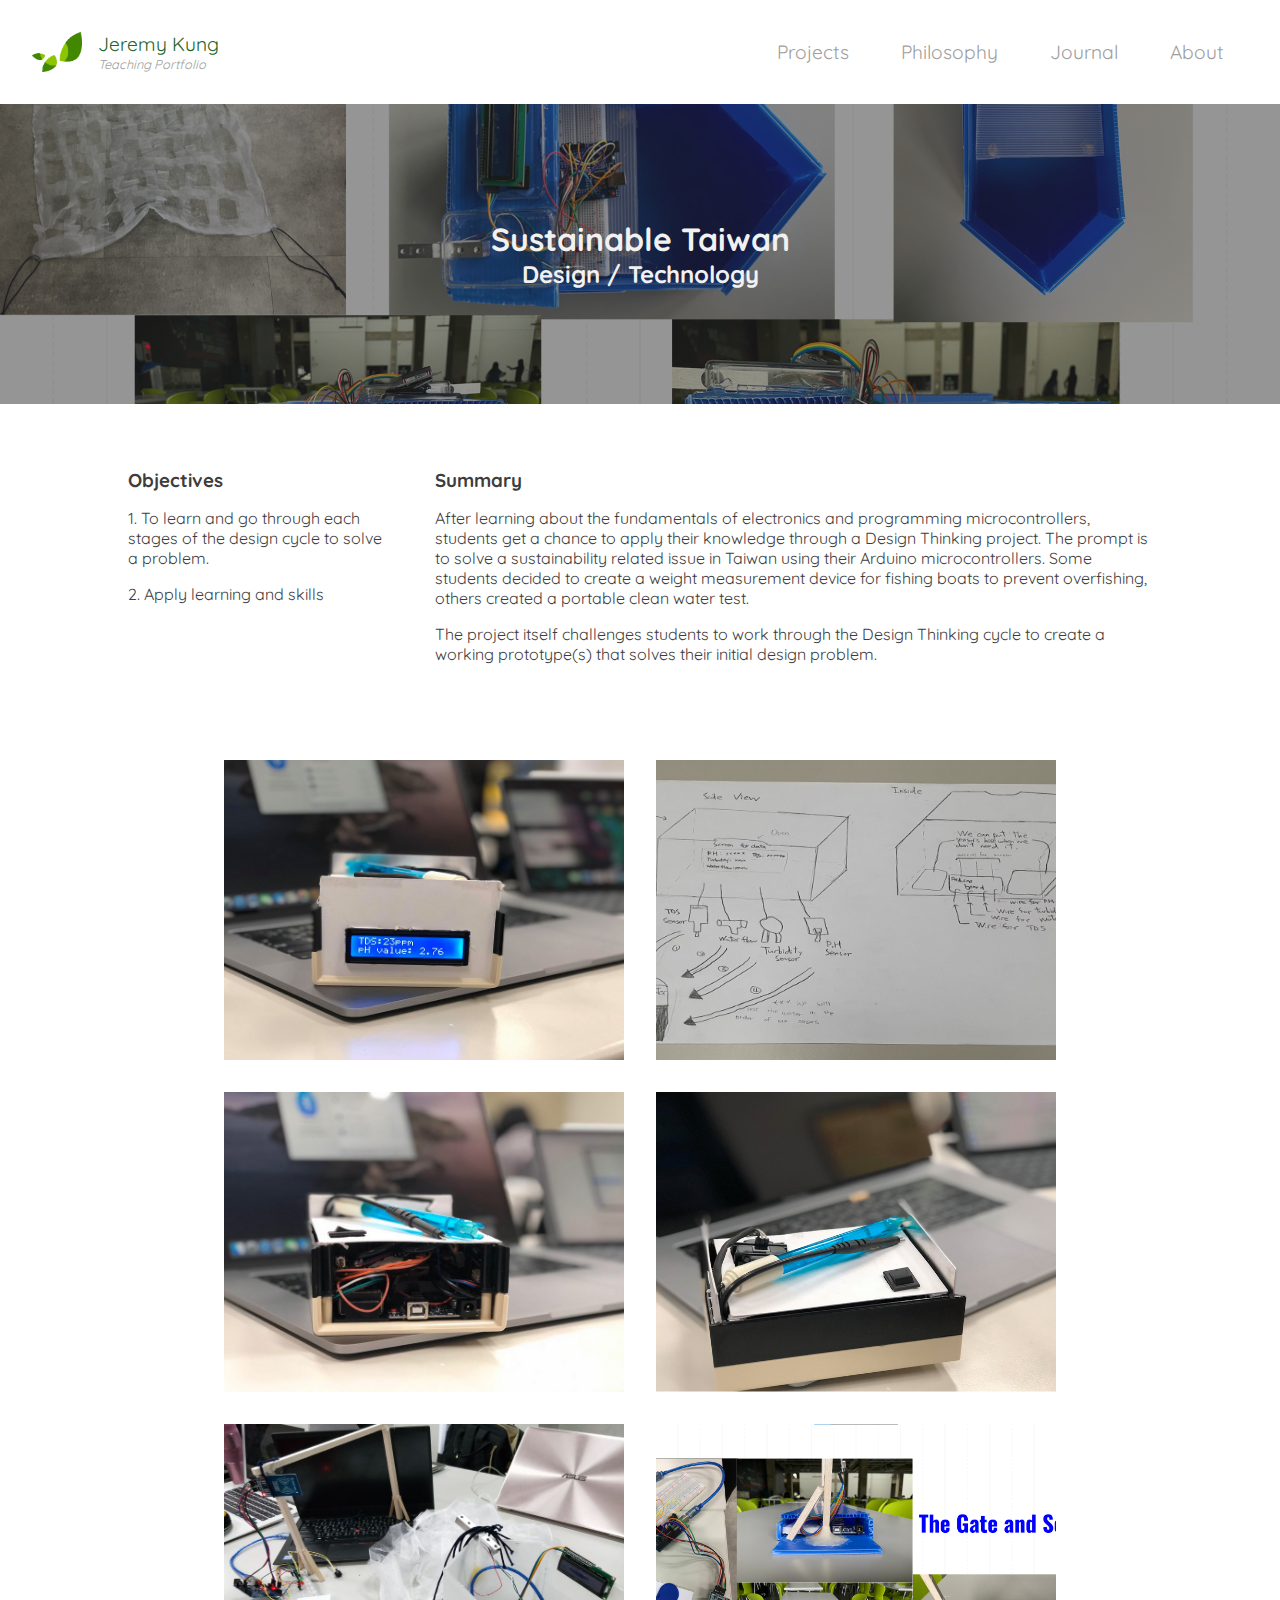
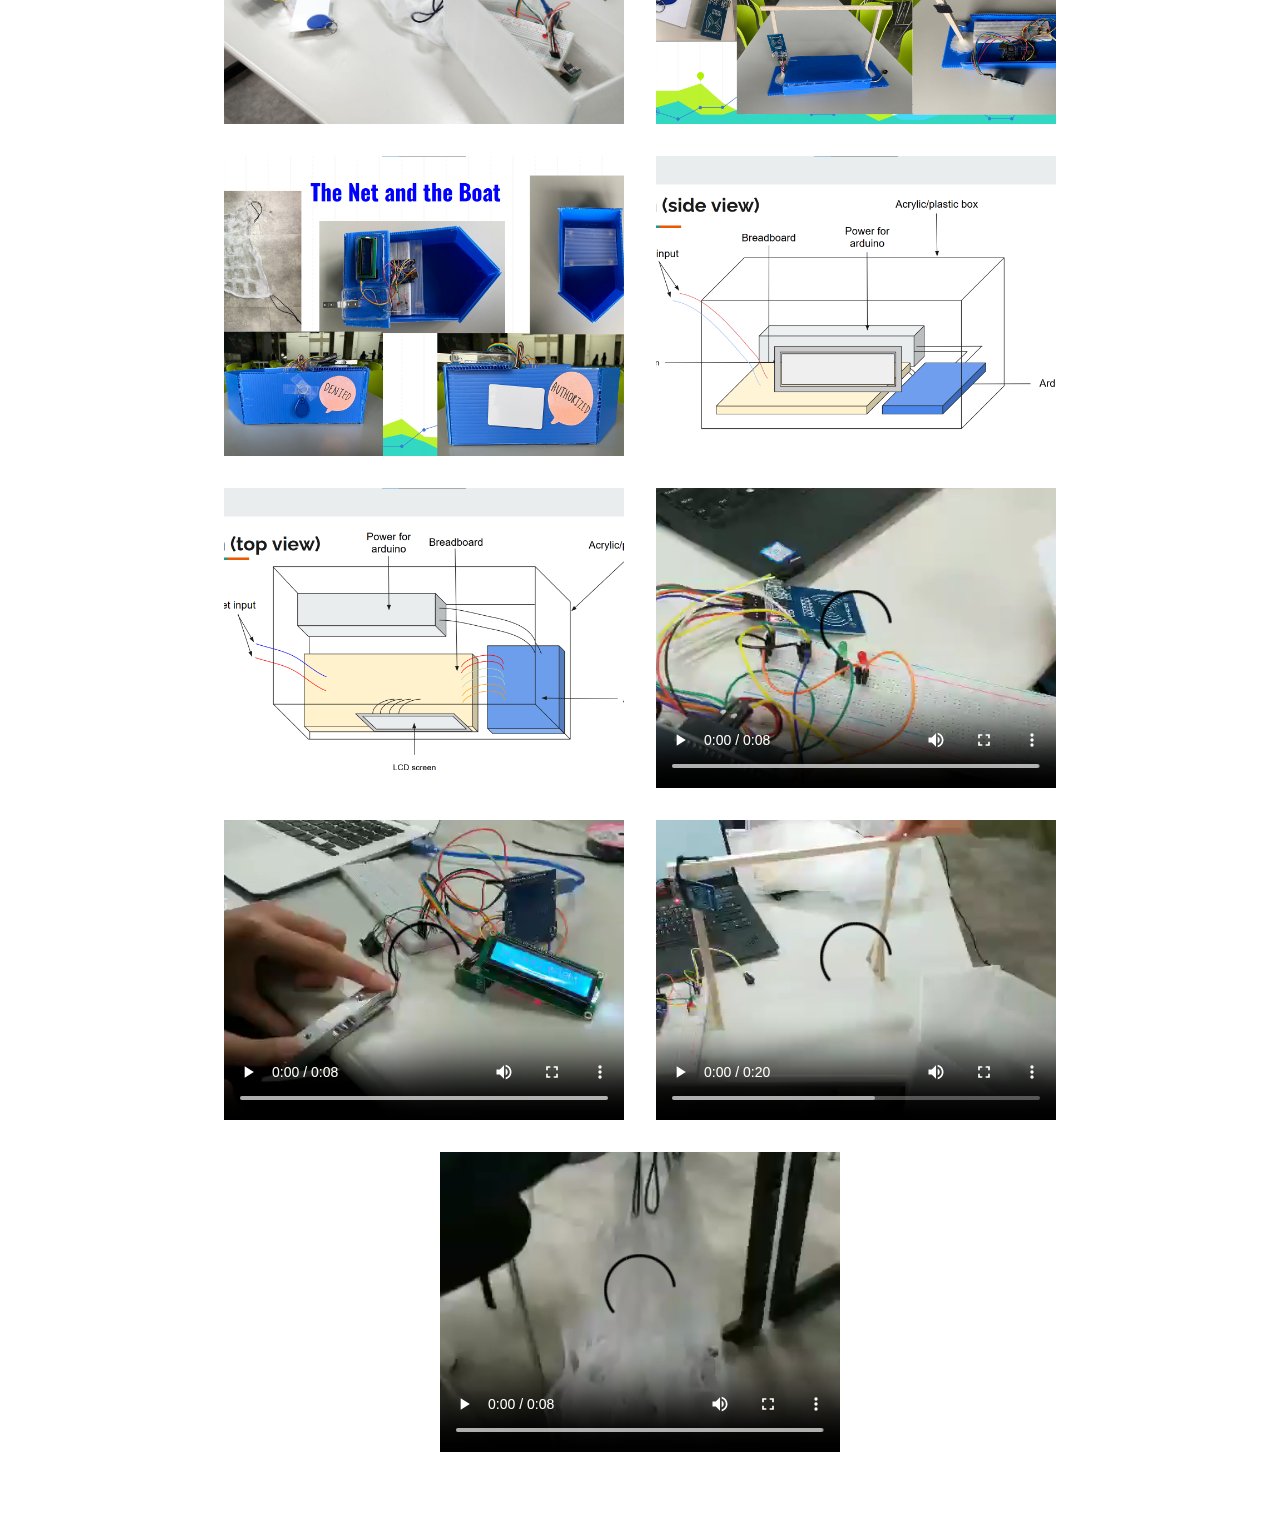
<file: projects/sustainable-taiwan.html>
<!DOCTYPE html>
<html lang="en">
<head>
  <meta charset="UTF-8">
  <meta name="viewport" content="width=device-width, initial-scale=1.0">
  <link rel="stylesheet" href="../style.css">
  <title>Jeremy Kung - Projects</title>
</head>
<body>
  <div id="mobile-menu" onclick="menuToggle()">Menu</div>
  <nav id="main-menu">
    <div class="nav-left">
      <a href="../main.html">
        <img src="../img/logo-graphic.png">
        <div class="menu-name">Jeremy Kung<span class="menu-name-tagline">Teaching Portfolio</span></div>
      </a>
    </div>
    <div class="nav-right">
      <a href="../projects.html">Projects</a>
      <a href="../philosophy.html">Philosophy</a>
      <a href="../journal.html">Journal</a>
      <a href="../about.html">About</a>
    </div>
  </nav>

  <div class="project-banner">
    <img class="project-banner-image" src="../img/projects/sustainable-taiwan/fish-weight-proto-4.png">
    <div class="project-banner-text">
      <h1>Sustainable Taiwan</h1>
      <h2>Design / Technology</h2>
    </div>
  </div>

  <div class="project-text">
    <div class="project-text-left">
      <h3>Objectives</h3>
      <p>1. To learn and go through each stages of the design cycle to solve a problem.</p>
      <p>2. Apply learning and skills</p>
    </div>
    <div class="project-text-right">
      <h3>Summary</h3>
      <p>After learning about the fundamentals of electronics and programming microcontrollers, students get a chance to apply their knowledge through a Design Thinking project. The prompt is to solve a sustainability related issue in Taiwan using their Arduino microcontrollers. Some students decided to create a weight measurement device for fishing boats to prevent overfishing, others created a portable clean water test.</p>
      <p>The project itself challenges students to work through the Design Thinking cycle to create a working prototype(s) that solves their initial design problem.</p>
    </div>
  </div>

  <!-- <h1 class="project-gallery-header">Gallery</h1> -->

  <div class="project-gallery">
    <img src="../img/projects/sustainable-taiwan/water-sensor-proto-1.png">
    <img src="../img/projects/sustainable-taiwan/water-sensor-sketch.png">
    <img src="../img/projects/sustainable-taiwan/water-sensor-proto-2.png">
    <img src="../img/projects/sustainable-taiwan/water-sensor-proto-3.png">
    <img src="../img/projects/sustainable-taiwan/fish-weight-proto-1.png">
    <img src="../img/projects/sustainable-taiwan/fish-weight-proto-3.png">
    <img src="../img/projects/sustainable-taiwan/fish-weight-proto-4.png">
    <img src="../img/projects/sustainable-taiwan/voltage-meter-sketch-1.png">
    <img src="../img/projects/sustainable-taiwan/voltage-meter-sketch-2.png">
    <video class="project-video" src="../img/projects/sustainable-taiwan/video/overfishing-vid-1.mp4" loop controls></video>
    <video class="project-video" src="../img/projects/sustainable-taiwan/video/overfishing-vid-2.mp4" loop controls></video>
    <video class="project-video" src="../img/projects/sustainable-taiwan/video/overfishing-vid-3.mp4" loop controls></video>
    <video class="project-video" src="../img/projects/sustainable-taiwan/video/overfishing-vid-4.mp4" loop controls></video>
  </div>

  <script src="../script.js"></script>
</body>
</html>
</file>
<file: style.css>
@import url('https://fonts.googleapis.com/css2?family=PT+Serif:ital,wght@0,400;0,700;1,400;1,700&family=Quicksand:wght@300;400;500;600;700&display=swap');

/* 
font-family: 'PT Serif', serif;
font-family: 'Quicksand', sans-serif;
*/

:root {
  --primary-color: rgb(20, 139, 168);
  --secondary-color: rgb(66, 197, 230);
  --dark-grey: rgb(61, 61, 61);
  --light-grey: rgb(158, 158, 158)
}

* {
  margin: 0;
  padding: 0;
}

body {
  font-family: 'Quicksand', sans-serif;
  color: var(--dark-grey);
}

a {text-decoration: none;}

.page-header {
  display: flex;
  justify-content: center;
  align-items: center;
  flex-direction: column;
  height: 500px;
  text-align: center;
  /* background-color: rgb(10, 59, 10); */
  /* color: white; */
}

.page-header > p {
  margin: 1rem 0;
  width: 70%;
}

/*******************************
           INTRO PAGE 
********************************/

.enter-container {
  display: flex;
  flex-direction: column;
  justify-content: center;
  align-items: center;
  height: 100vh;
  color: rgb(165, 165, 165);
  opacity: 1;
  transition: 2s;
}

.enter-container > p {
  font-size: 1.2rem;
  font-weight: 500;
  margin: 0.4rem 0;
}

.enter-container > button {
  border: none;
  background-color: white;
  font-family: 'Quicksand', sans-serif;
  font-size: 1.4rem;
  padding: 0.5em 3.4em;
  transition: 1s;
  color: rgb(182, 182, 182);
  border-radius: 4px;
}

.enter-container > button:hover {
  background-color: rgb(35, 100, 35);
  box-sizing: border-box;
  color: white;
  cursor: pointer;
}

#quote-name {
  font-size: 1rem;
  font-style: italic;
}

.quote-wrapper {
  font-family: 'PT Serif', serif;
  font-size: 2rem;
  text-align: center;
  margin-top: 4%;
  margin-bottom: 10%;
  width: 60vw;
  color: var(--dark-grey);
  opacity: 0;
  transition: 2s;
}

/* .quote-wrapper > span {
  opacity: 0;
  transition: 3s;
} */

@media only screen and (max-width: 768px) {

  .quote-wrapper {font-size: 1.2rem;}

}

/*******************************
              MENU 
********************************/

nav {
  display: flex;
  justify-content: space-between;
  align-items: center;
  margin: 2rem auto;
  width: 80%;
}

nav > div > a {
  color: var(--light-grey);
  font-size: 1.2rem;
  padding: 1.5rem 2rem;
  margin: 0 0.5rem;
  border-radius: 4px;
  transition: 0.3s;
}

.nav-left > a {
  display: flex;
  align-items: center;
  padding: 0;
}

.nav-left > a > img {
  width: 50px;
  margin-right: 1rem;
}

.menu-name {
  color: rgb(35, 100, 35);
  display: flex;
  flex-direction: column;
}

.menu-name-tagline {
  color: var(--light-grey);
  font-size: 0.8rem;
  font-style: italic;
}

.nav-right > a:hover {
  color: rgb(71, 71, 71);
}

.current-page {
  /* color: var(--primary-color) */
}

#mobile-menu {
  display: none;
  justify-content: center;
  align-items: center;
  height: 8vh;
}

.show-menu {
  height: 80vh;
}

@media only screen and (max-width: 1280px) {

  nav {width: auto; margin: 2rem;}
  
  nav > div > a {
    margin: 0;
    padding: 1rem 1.5rem;
  }

}

@media only screen and (max-width: 768px) {

  #mobile-menu {display: flex;}

  nav {
    flex-direction: column;
    height: 0;
    overflow: hidden;
    margin: 0;
    text-align: center;
    justify-content: space-around;
    transition: 0.3s;
  }

  nav > div {
    display: flex;
    flex-direction: column;
    margin-top: 4rem;
  }

  .nav-right {order: 1}
  .nav-left {order: 2;}

}

/*******************************
           MAIN PAGE 
********************************/

.main-container {
  display: flex;
  justify-content: center;
  flex-wrap: wrap;
  overflow: hidden;
}

.main-container > a {
  width: 25%;
  height: 70vh;
  display: flex;
  justify-content: center;
  align-items: center;
  transition: 1s;
}

.skew-left {transform: skew(-30deg);}
.skew-right {transform: skew(30deg);}

.text-left {
  transform: skew(30deg); 
  transition: 0.5s;
}

.text-right {
  transform: skew(-30deg); 
  transition: 0.5s;
}

.skew-left:hover > .text-left {transform: skew(30deg) scale(1.2);}
.skew-right:hover > .text-right {transform: skew(-30deg) scale(1.2);}

.main-text {
  width: 100%;
  color: white;
  padding: 1rem;
  text-align: center;
  
  display: flex;
  flex-direction: column;
  justify-content: center;
  align-items: center;
}

.project-view {background-color: rgb(10, 59, 10); opacity: 0;}
.philosophy-view {background-color: rgb(35, 100, 35); opacity: 0;}
.journal-view {background-color: rgb(49, 134, 49); opacity: 0;}
.about-view {background-color: rgb(23, 88, 23); opacity: 0;}

@media only screen and (max-width: 1080px) {

  .main-container > a {
    width: 50%;
    height: 40vh;
    transform: skewX(-30deg);
  }

  .text-right {transform: skew(30deg);}

}

@media only screen and (max-width: 768px) {

  .main-container > a {
    width: 100%;
    height: 20vh;
  }

}


/*******************************
          PROJECTS PAGE 
********************************/

.projects-container {
  display: flex;
  flex-wrap: wrap;
  justify-content: space-between;
}

.projects-container > a {
  height: 300px;
  /* width: 400px; */
  /* margin: 1rem 5px; */
  display: flex;
  flex-direction: column;
  justify-content: center;
  align-items: center;
  background-color: rgb(37, 37, 37);
  color: white;
}

#project1 {width: 50%;}
#project2 {width: 50%;}
#project3 {width: 50%;}
#project4 {width: 50%;}
#project5 {width: 50%;}
#project6 {width: 50%;}
#project7 {width: 50%;}
#project8 {width: 50%;}

.project-item > img {
  /* position: absolute; */
  overflow: hidden;
  object-fit: cover;
  width: 100%;
  height: 100%;
  opacity: 0.5;
  transition: 0.5s;
}

.project-item > img:hover {opacity: 0.8;}

.project-title-box {transition: 0.5s;}
.project-item > img:hover + .project-title-box {transform: scale(1.4);}

.project-item > div {
  position: absolute; 
  display: flex;
  flex-direction: column;
  align-items: center;
}

@media only screen and (max-width: 1080px) {

  #project1, #project2, #project3, #project4, #project5, #project6, #project7, #project8 {
    width: 100%;
  }

}

/*******************************
         PROJECT DETAILS 
********************************/

.project-banner {
  background-color: rgb(43, 43, 43);
  height: 300px;
  overflow: hidden;
  display: flex;
  flex-direction: column;
  justify-content: center;
  align-items: center;
}

.project-banner-image {
  overflow: hidden;
  object-fit: cover;
  width: 100%;
  height: 100%;
  opacity: 0.5;
}

.project-banner-text {
  position: absolute;
  text-align: center;
  color: rgb(241, 241, 241);
}

.project-text > h2 {
  font-weight: normal;
  font-style: italic;
  font-size: 1.2rem;
}

.project-container:hover .project-image {
  opacity: 1;
  transform: scale(1.05);
}

.project-text {
  display: flex;
  justify-content: space-between;
  width: 80%;
  margin: 2rem auto;
}

.project-text-left {width: 25%;}
.project-text-right {width: 70%;}
.project-text h3 {margin: 2rem 0 1rem 0}
.project-text p {margin-bottom: 1rem;}
.project-text em {font-weight: bolder;}

.project-gallery-header {
  margin: 5%;
  text-align: center;
  color: rgb(43, 43, 43);
}

.project-gallery {
  display: flex;
  flex-wrap: wrap;
  justify-content: center;
  margin: 5%;
}

.project-gallery > img, .project-gallery > a > img {
  object-fit: cover;
  height: 300px;
  width: 400px;
  margin: 1rem;
}

.project-gallery > video {
  object-fit: cover;
  height: 300px;
  width: 400px;
  margin: 1rem;
}

@media only screen and (max-width: 1080px) {

  .project-image-wrapper {
    width: 100%;
  }

  .project-image {
    opacity: 1;
  }
  
  .project-container {
    flex-wrap: wrap;
    padding: 0;
  }
  
  .project-text {
    width: auto;
    flex-direction: column;
    align-items: center;
  }

  .project-text-left {width: 80%}
  .project-text-right {width: 80%}

  .project-gallery {
    margin: 0;
  }

}

@media only screen and (max-width: 768px) {

  .project-gallery > img {
    width: 100%;
    height: 200px;
    margin: 0;
  }

  .project-gallery > video {
    width: 100%;
    height: 250px;
    margin: 0;
  }

}

/*******************************
           PHILOSOPHY 
********************************/

.philosophy-container {
  display: flex;
  justify-content: center;
  align-items: center;
  flex-wrap: wrap;
  padding: 2rem 0;
}

#philosophy-video {
  width: 35%;
  margin-right: 3rem;
}

#philosophy-text {
  width: 40%; 
}

#philosophy-text > h1 {
  margin-bottom: 1rem;
  font-size: 1.5rem;
  font-style: italic;
}

.philosophy-quote-container {
  display: flex;
  justify-content: center;
  flex-wrap: wrap;
}

.philosophy-quote {
  width: 350px;
  margin: 3rem 2em;
  opacity: 0.2;
  transition: 0.4s;
}

.philosophy-quote:hover {
  opacity: 1;
}

.philosophy-quote > h1 {
  margin-bottom: 1rem;
  font-size: 1.2rem;
  font-style: italic;
}

.philosophy-quote > p {
  font-style: italic;
}

@media only screen and (max-width: 1080px) {

  .philosophy-container {
    padding: 1rem 0;
  }

  #philosophy-video {
    width: 40%;
    margin-right: 2rem;
  }

  #philosophy-text {
    width: 50%;
  }

}

@media only screen and (max-width: 768px) {

  #philosophy-video {
    width: 100%;
    margin: 0;
  }

  #philosophy-text {
    width: 100%; 
    margin: 2rem;
  }

  .philosophy-quote {
    opacity: 1;
  }

}

/*******************************
             JOURNAL 
********************************/

.journal-entry {
  width: 80%;
  margin: auto;
  margin-bottom: 5rem;

  display: flex;
  align-items: center;
}

.journal-entry > img {
  margin: 0 3rem;
  height: 400px;
  width: 400px;
  object-fit: cover;
}

.journal-text h1 {
  margin-bottom: 2rem;
  color: rgb(25, 94, 25);
}

.journal-text > p {
  margin: 1rem 0;
}

.quote {
  font-style: italic;
  /* font-weight: bold; */
}

.journal-date {
  font-size: 0.7rem;
  color: grey;
}

@media only screen and (max-width: 1080px) {

  .journal-entry {
    flex-direction: column;
  }

  .journal-entry > img {
    margin: 0 0 3rem 0;
  }

}

/*******************************
              ABOUT 
********************************/

.about-container {
  display: flex;
  width: 80%;
  margin: auto;
}

.bio {
  display: flex;
  flex-direction: column;
  justify-content: center;
  align-items: center;
}

.bio > img {
  width: 400px;
  height: 400px;
  border-radius: 50%;
  object-fit: cover;
  margin: 0 5rem;
}

.bio > p {
  text-align: center;
  width: 70%;
  margin: 2rem;
  width: 400px;
}

.show-cv {display: none;}

#button-cv {display: none;}

@media only screen and (max-width: 1600px) {

.about-container {
  width: 100%;
}

@media only screen and (max-width: 1280px) {

  .about-container {
    flex-direction: column;
  }

  .bio {
    flex-direction: row;
  }

  .bio > img {
    margin: 2rem 2rem 0 2rem;
  }

  .bio > p {
    margin: 0 2rem 0 0;
  }

  .show-cv {
    display: block;
    display: flex;
    height: 200px;
    margin: 2rem 0;
    justify-content: center;
    align-items: center;
    /* background-color: rgb(23, 88, 23); */
    color: rgb(100, 100, 100);
    font-style: italic;
    font-size: 2rem;
  }

}

@media only screen and (max-width: 768px) {

  .bio {
    flex-direction: column;
  }

  .bio > p {margin: 3rem 0;}

  #pdf-cv {display: none;}
  .show-cv {display: none;}

  #button-cv {
    display: block;
    border: none;
    background-color: white;
    font-family: 'Quicksand', sans-serif;
    font-size: 1.4rem;
    margin: 2rem auto;
    padding: 0.5em 3.4em;
    color: rgb(255, 255, 255);
    background-color: rgb(23, 71, 23);
    border-radius: 4px;
  }

}
</file>
